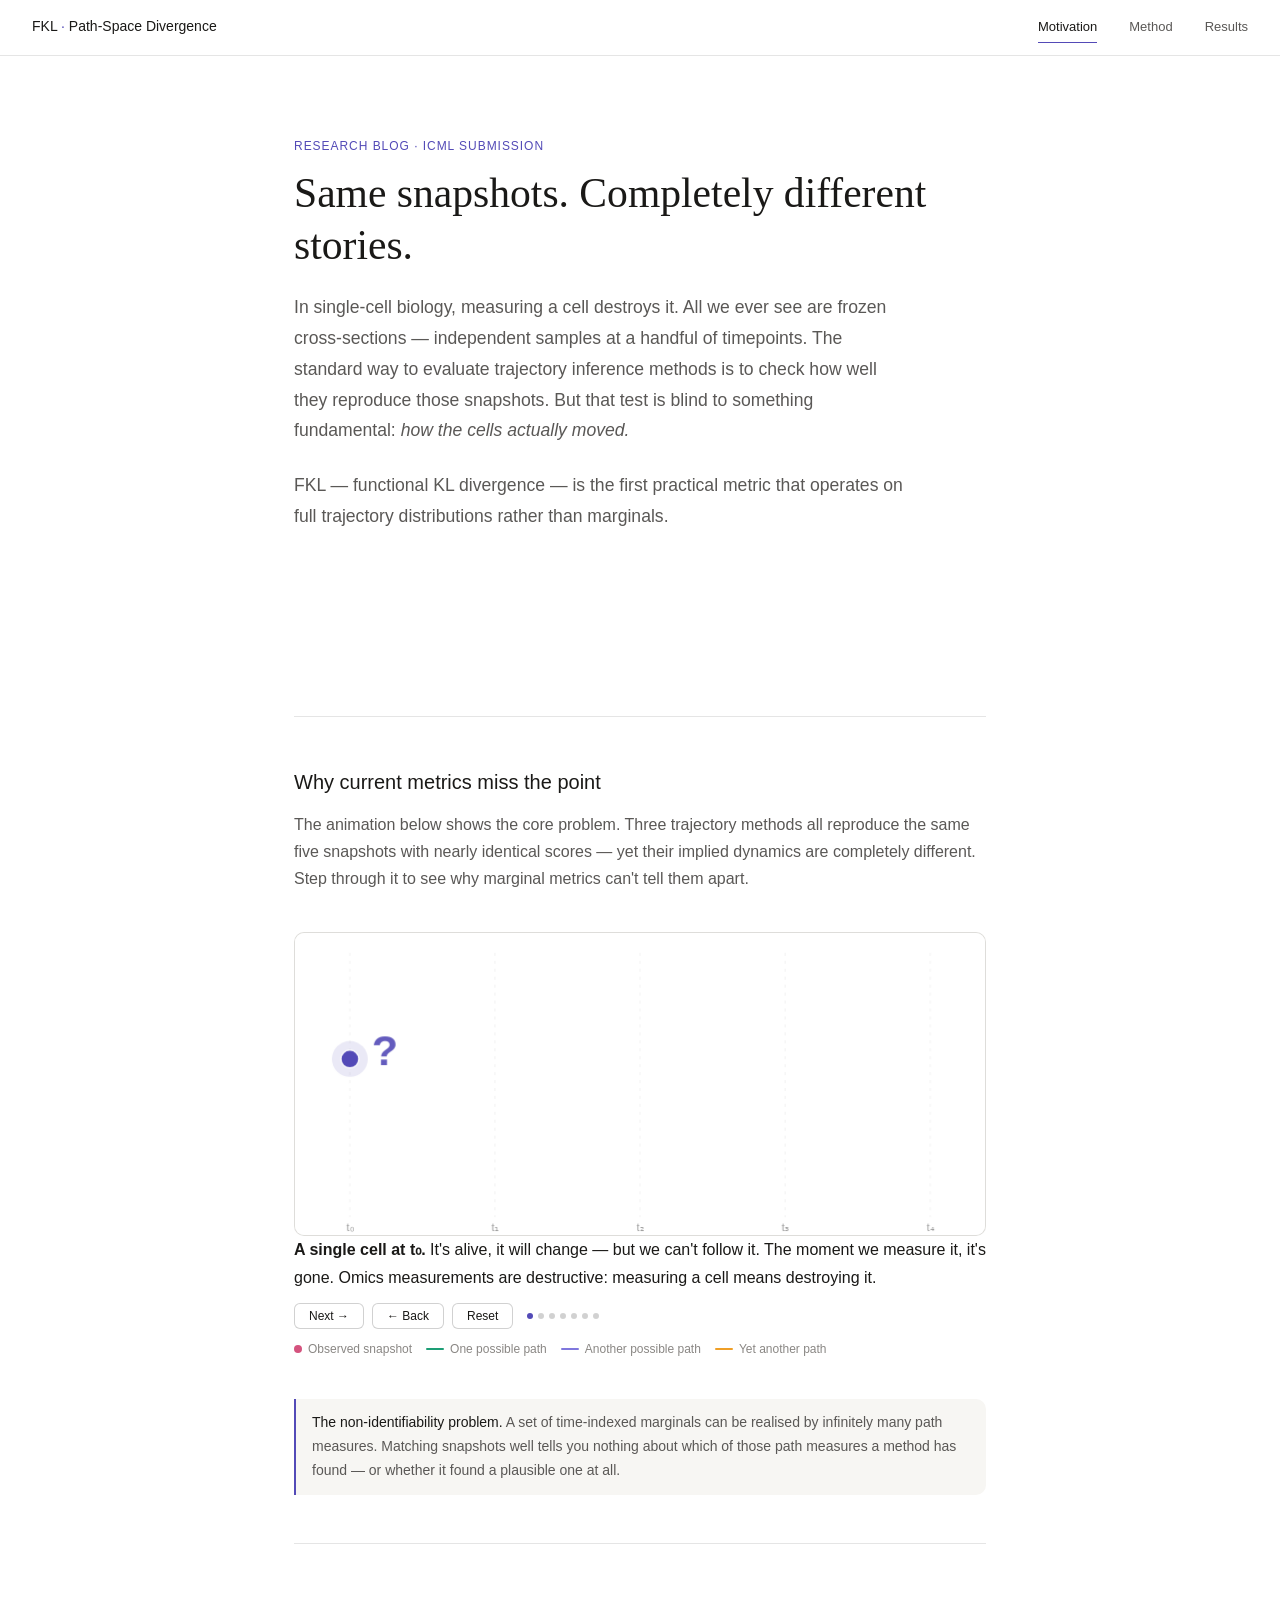
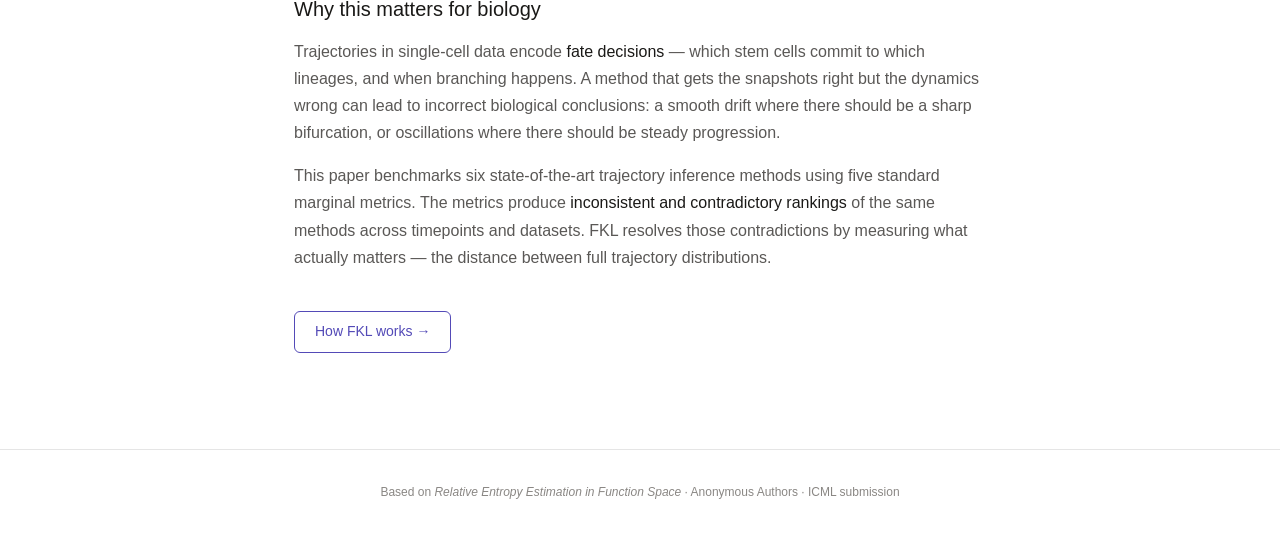
<file: index.html>
<!DOCTYPE html>
<html lang="en">
<head>
  <meta charset="UTF-8" />
  <meta name="viewport" content="width=device-width, initial-scale=1.0" />
  <title>FKL — Measuring Trajectory Inference</title>
  <link rel="stylesheet" href="style.css" />
</head>
<body>

<nav>
  <a class="nav-brand" href="index.html">FKL <span>·</span> Path-Space Divergence</a>
  <a href="index.html" class="active">Motivation</a>
  <a href="method.html">Method</a>
  <a href="results.html">Results</a>
</nav>

<div class="hero">
  <div class="kicker">Research blog · ICML submission</div>
  <h1>Same snapshots. Completely different stories.</h1>
  <p class="lead">
    In single-cell biology, measuring a cell destroys it. All we ever see are
    frozen cross-sections — independent samples at a handful of timepoints.
    The standard way to evaluate trajectory inference methods is to check how
    well they reproduce those snapshots. But that test is blind to something
    fundamental: <em>how the cells actually moved.</em>
  </p>
  <p class="lead">
    FKL — functional KL divergence — is the first practical metric that
    operates on full trajectory distributions rather than marginals.
  </p>
</div>

<div class="page">

  <hr class="divider" />

  <h2>Why current metrics miss the point</h2>
  <p>
    The animation below shows the core problem. Three trajectory methods all
    reproduce the same five snapshots with nearly identical scores —
    yet their implied dynamics are completely different.
    Step through it to see why marginal metrics can't tell them apart.
  </p>

  <!-- ═══ ANIMATION ═══ -->
  <div class="anim-section">
    <div class="stage">
      <canvas id="cv" height="300"></canvas>
      <div class="caption" id="cap">Press <strong>Next</strong> to begin.</div>
    </div>

    <div class="controls" style="margin-top:12px;">
      <button class="btn primary" id="btn-next">Next →</button>
      <button class="btn" id="btn-back">← Back</button>
      <button class="btn" id="btn-reset">Reset</button>
      <div class="progress" id="pips"></div>
    </div>

    <div class="legend" style="margin-top:10px;">
      <div class="leg"><div class="ldot" style="background:#D4537E;"></div> Observed snapshot</div>
      <div class="leg"><div class="leg-line" style="background:#1D9E75;"></div> One possible path</div>
      <div class="leg"><div class="leg-line" style="background:#7F77DD;"></div> Another possible path</div>
      <div class="leg"><div class="leg-line" style="background:#EF9F27;"></div> Yet another path</div>
    </div>
  </div>

  <div class="callout">
    <strong>The non-identifiability problem.</strong> A set of time-indexed marginals
    can be realised by infinitely many path measures. Matching snapshots well
    tells you nothing about which of those path measures a method has found —
    or whether it found a plausible one at all.
  </div>

  <hr class="divider" />

  <h2>Why this matters for biology</h2>
  <p>
    Trajectories in single-cell data encode <strong>fate decisions</strong> —
    which stem cells commit to which lineages, and when branching happens.
    A method that gets the snapshots right but the dynamics wrong can lead to
    incorrect biological conclusions: a smooth drift where there should be
    a sharp bifurcation, or oscillations where there should be steady progression.
  </p>
  <p>
    This paper benchmarks six state-of-the-art trajectory inference methods
    using five standard marginal metrics. The metrics produce
    <strong>inconsistent and contradictory rankings</strong> of the same methods
    across timepoints and datasets. FKL resolves those contradictions by
    measuring what actually matters — the distance between full trajectory distributions.
  </p>

  <div style="margin-top:2.5rem;">
    <a href="method.html" style="
      display:inline-block; font-size:14px; font-weight:500;
      color:var(--accent); border:0.5px solid var(--accent);
      padding:8px 20px; border-radius:6px; text-decoration:none;">
      How FKL works →
    </a>
  </div>

</div>

<footer>
  Based on <em>Relative Entropy Estimation in Function Space</em> · Anonymous Authors · ICML submission
</footer>

<script>
(function(){
const cv = document.getElementById('cv');
const ctx = cv.getContext('2d');
const capEl = document.getElementById('cap');
const pipWrap = document.getElementById('pips');

const dark = () => window.matchMedia('(prefers-color-scheme:dark)').matches;
const tc  = () => dark() ? 'rgba(255,255,255,0.45)' : 'rgba(0,0,0,0.38)';
const tc2 = () => dark() ? 'rgba(255,255,255,0.15)' : 'rgba(0,0,0,0.10)';
const bgc = () => dark() ? '#1e1d1b' : '#ffffff';
const accentC = () => dark() ? '#AFA9EC' : '#534AB7';

let W, H, PAD;
function setup(){
  W = cv.parentElement.clientWidth;
  H = Math.round(W * 0.44);
  cv.width = W; cv.height = H; cv.style.height = H + 'px';
  PAD = Math.round(W * 0.08);
}

const SNAP_T = [0, 0.25, 0.5, 0.75, 1.0];
function spine(t){ return 0.5 + 0.28*Math.sin(t*Math.PI*1.1 - 0.3); }
function snapPt(t){ return { x: PAD + t*(W-2*PAD), y: H*spine(t) }; }

const PATHS = [
  { col:'#1D9E75', dash:[], label:'Path 1',
    fn:(t)=>{ return spine(t) + 0.15 * Math.sin(t * 4 * Math.PI); }},
  { col:'#7F77DD', dash:[], label:'Path 2',
    fn:(t)=>{ return spine(t) - 0.12 * Math.sin(t * 4 * Math.PI); }},
  { col:'#EF9F27', dash:[6,3], label:'Path 3',
    fn:(t)=>{ return spine(t) - 0.20 * Math.sin(t * 4 * Math.PI) * Math.cos(t * 2 * Math.PI); }},
];

function drawPath(p, alpha){
  ctx.save(); ctx.beginPath();
  ctx.strokeStyle=p.col; ctx.lineWidth=2; ctx.globalAlpha=alpha; ctx.setLineDash(p.dash);
  for(let i=0;i<=120;i++){
    const t=i/120, x=PAD+t*(W-2*PAD), y=H*p.fn(t);
    i===0?ctx.moveTo(x,y):ctx.lineTo(x,y);
  }
  ctx.stroke(); ctx.setLineDash([]); ctx.restore();
}

function drawSnap(t,pulse){
  const {x,y}=snapPt(t);
  if(pulse){ ctx.save(); ctx.beginPath(); ctx.arc(x,y,15,0,Math.PI*2); ctx.fillStyle='rgba(212,83,126,0.15)'; ctx.fill(); ctx.restore(); }
  ctx.save(); ctx.beginPath(); ctx.arc(x,y,7,0,Math.PI*2); ctx.fillStyle='#D4537E'; ctx.fill();
  ctx.strokeStyle=dark()?'rgba(255,255,255,0.25)':'rgba(255,255,255,0.9)'; ctx.lineWidth=1.5; ctx.stroke(); ctx.restore();
}

function drawGrid(){
  SNAP_T.forEach((t,i)=>{
    const x=PAD+t*(W-2*PAD);
    ctx.save(); ctx.strokeStyle=tc2(); ctx.lineWidth=0.5; ctx.setLineDash([3,5]);
    ctx.beginPath(); ctx.moveTo(x,20); ctx.lineTo(x,H-18); ctx.stroke(); ctx.setLineDash([]);
    ctx.font='11px -apple-system,sans-serif'; ctx.fillStyle=tc(); ctx.textAlign='center';
    ctx.fillText(['t₀','t₁','t₂','t₃','t₄'][i],x,H-4); ctx.restore();
  });
}

function drawSingleCell(){
  const {x,y}=snapPt(0);
  ctx.save(); ctx.beginPath(); ctx.arc(x,y,18,0,Math.PI*2); ctx.fillStyle='rgba(83,74,183,0.12)'; ctx.fill();
  ctx.beginPath(); ctx.arc(x,y,9,0,Math.PI*2); ctx.fillStyle=accentC(); ctx.fill();
  ctx.strokeStyle=dark()?'rgba(255,255,255,0.3)':'rgba(255,255,255,0.9)'; ctx.lineWidth=1.5; ctx.stroke();
  ctx.font=`bold ${Math.round(H*0.14)}px -apple-system,sans-serif`; ctx.fillStyle=accentC(); ctx.globalAlpha=0.9; ctx.textAlign='left';
  ctx.fillText('?',x+22,y+6); ctx.restore();
}

function roundRect(cx,x,y,w,h,r){
  cx.beginPath(); cx.moveTo(x+r,y); cx.lineTo(x+w-r,y); cx.quadraticCurveTo(x+w,y,x+w,y+r);
  cx.lineTo(x+w,y+h-r); cx.quadraticCurveTo(x+w,y+h,x+w-r,y+h);
  cx.lineTo(x+r,y+h); cx.quadraticCurveTo(x,y+h,x,y+h-r);
  cx.lineTo(x,y+r); cx.quadraticCurveTo(x,y,x+r,y); cx.closePath();
}

const SCENES = [
  {
    cap:`<strong>A single cell at t₀.</strong> It's alive, it will change — but we can't follow it. The moment we measure it, it's gone. Omics measurements are destructive: measuring a cell means destroying it.`,
    draw(){ ctx.clearRect(0,0,W,H); ctx.fillStyle=bgc(); ctx.fillRect(0,0,W,H); drawGrid(); drawSingleCell(); }
  },
  {
    cap:`<strong>Which path did it take?</strong> The cell will move through gene-expression space — but without continuous tracking, we have no idea which trajectory it followed.`,
    draw(){
      ctx.clearRect(0,0,W,H); ctx.fillStyle=bgc(); ctx.fillRect(0,0,W,H); drawGrid();
      PATHS.forEach(p=>drawPath(p,0.15)); drawSingleCell();
    }
  },
  {
    cap:`<strong>We take a snapshot at t₁.</strong> We sacrifice a fresh batch of cells and measure where they are — one frozen moment. This constrains the trajectory somewhat, but only at that instant.`,
    draw(){
      ctx.clearRect(0,0,W,H); ctx.fillStyle=bgc(); ctx.fillRect(0,0,W,H); drawGrid();
      drawSingleCell(); drawSnap(0.25,true);
      ctx.save(); ctx.font='11px -apple-system,sans-serif'; ctx.fillStyle='#D4537E'; ctx.textAlign='center';
      ctx.fillText('n=100 cells',PAD+0.25*(W-2*PAD),H*spine(0.25)-20); ctx.restore();
    }
  },
  {
    cap:`Does one snapshot constrain the path? Somewhat — but <strong>many different trajectories still pass through that same point.</strong> The snapshot tells us where; it doesn't tell us how.`,
    draw(){
      ctx.clearRect(0,0,W,H); ctx.fillStyle=bgc(); ctx.fillRect(0,0,W,H); drawGrid();
      PATHS.forEach(p=>{ ctx.save(); ctx.beginPath(); ctx.rect(0,0,PAD+0.27*(W-2*PAD),H); ctx.clip(); drawPath(p,0.55); ctx.restore(); });
      drawSingleCell(); drawSnap(0.25);
    }
  },
  {
    cap:`<strong>More snapshots at t₂ and t₃.</strong> Each new timepoint costs more cells. Each one narrows things down — but only at that instant. What happens <em>between</em> snapshots remains invisible.`,
    draw(){
      ctx.clearRect(0,0,W,H); ctx.fillStyle=bgc(); ctx.fillRect(0,0,W,H); drawGrid();
      PATHS.forEach(p=>{ ctx.save(); ctx.beginPath(); ctx.rect(0,0,PAD+0.77*(W-2*PAD),H); ctx.clip(); drawPath(p,0.55); ctx.restore(); });
      drawSingleCell(); [0.25,0.5,0.75].forEach(t=>drawSnap(t));
    }
  },
  {
    cap:`<strong>Even with all five snapshots, the path is still ambiguous.</strong> Every coloured line passes through every pink dot — yet they describe completely different dynamics. This is called non-identifiability: the marginals don't determine the path measure.`,
    draw(){
      ctx.clearRect(0,0,W,H); ctx.fillStyle=bgc(); ctx.fillRect(0,0,W,H); drawGrid();
      PATHS.forEach(p=>drawPath(p,0.7)); SNAP_T.forEach(t=>drawSnap(t)); drawSingleCell();
      PATHS.forEach((p,i)=>{
        const t=0.5, x=PAD+t*(W-2*PAD), y=H*p.fn(t)+[-22,18,-22][i];
        ctx.save(); ctx.font='500 11px -apple-system,sans-serif'; ctx.fillStyle=p.col; ctx.textAlign='center'; ctx.fillText(p.label,x,y); ctx.restore();
      });
    }
  },
  {
    cap:`<strong>Marginal metrics score all three paths identically.</strong> They check "do simulated cells land near the pink dots?" — not how they got there. This is why path-space evaluation matters. FKL measures the distance between the full distributions over trajectories.`,
    draw(){
      ctx.clearRect(0,0,W,H); ctx.fillStyle=bgc(); ctx.fillRect(0,0,W,H); drawGrid();
      PATHS.forEach(p=>drawPath(p,0.7)); SNAP_T.forEach(t=>drawSnap(t)); drawSingleCell();
      const bw=Math.round(W*0.38), bh=54, bx=W-PAD-10, by=28;
      ctx.save(); ctx.fillStyle=dark()?'rgba(30,29,27,0.92)':'rgba(247,246,243,0.95)';
      ctx.strokeStyle=dark()?'rgba(255,255,255,0.12)':'rgba(0,0,0,0.10)'; ctx.lineWidth=0.5;
      roundRect(ctx,bx-bw,by,bw,bh,8); ctx.fill(); ctx.stroke();
      ctx.font='11px -apple-system,sans-serif'; ctx.fillStyle=tc(); ctx.textAlign='center';
      ctx.fillText('Marginal W₂ score — all methods',bx-bw/2,by+17);
      ctx.font='500 12px -apple-system,sans-serif';
      [[PATHS[0].col,'1: 0.18'],[PATHS[1].col,'2: 0.17'],[PATHS[2].col,'3: 0.18']].forEach(([col,lbl],i)=>{
        ctx.fillStyle=col; ctx.fillText(lbl,bx-bw*(0.75-i*0.25),by+38);
      });
      ctx.restore();
    }
  },
];

const N=SCENES.length;
let step=0;
for(let i=0;i<N;i++){const d=document.createElement('div');d.className='pip';d.id='pip'+i;pipWrap.appendChild(d);}

function goTo(s){
  step=Math.max(0,Math.min(N-1,s));
  SCENES[step].draw();
  capEl.innerHTML=SCENES[step].cap;
  for(let i=0;i<N;i++) document.getElementById('pip'+i).classList.toggle('done',i<=step);
  document.getElementById('btn-back').disabled=step===0;
  document.getElementById('btn-next').textContent=step===N-1?'↺ Replay':'Next →';
}

document.getElementById('btn-next').addEventListener('click',()=>goTo(step===N-1?0:step+1));
document.getElementById('btn-back').addEventListener('click',()=>goTo(step-1));
document.getElementById('btn-reset').addEventListener('click',()=>goTo(0));
window.addEventListener('resize',()=>{setup();goTo(step);});
window.matchMedia('(prefers-color-scheme:dark)').addEventListener('change',()=>goTo(step));
setup(); goTo(0);
})();
</script>

</body>
</html>
</file>
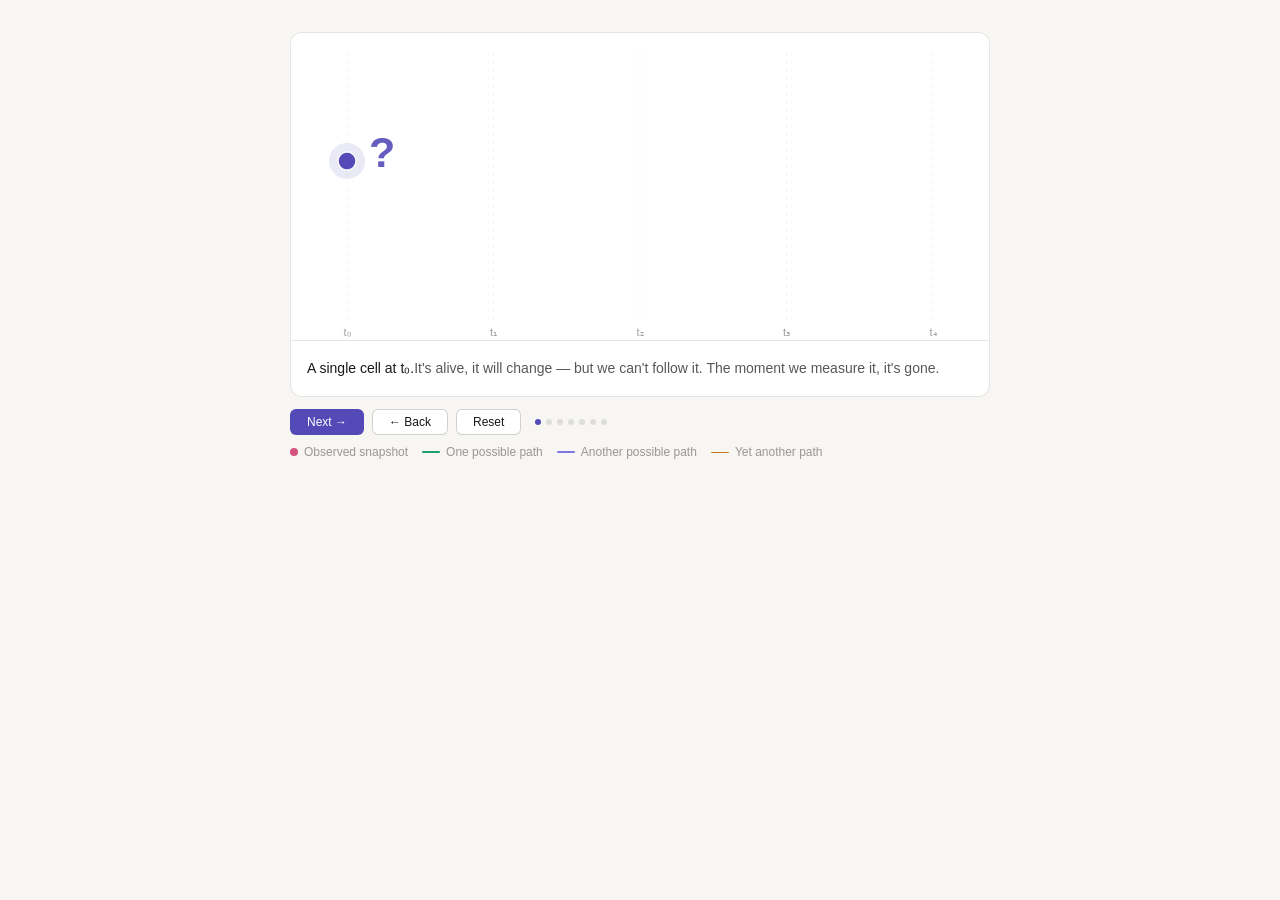
<file: motivation-anim.html>
<!DOCTYPE html>
<html lang="en">
<head>
<meta charset="UTF-8"/>
<meta name="viewport" content="width=device-width,initial-scale=1.0"/>
<title>Animation preview</title>
<style>
*{box-sizing:border-box;margin:0;padding:0}
:root{
  --bg:#f7f6f3;--bg2:#ffffff;--text:#1a1917;--text2:#5a5856;--text3:#9a9794;
  --border:rgba(0,0,0,0.10);--accent:#534AB7;--green:#1D9E75;--pink:#D4537E;
  --sans:-apple-system,BlinkMacSystemFont,"Segoe UI",sans-serif;
}
@media(prefers-color-scheme:dark){:root{
  --bg:#141412;--bg2:#1e1d1b;--text:#f0ede8;--text2:#a8a49f;--text3:#6a6762;
  --border:rgba(255,255,255,0.10);--accent:#AFA9EC;--green:#5DCAA5;--pink:#ED93B1;
}}
body{font-family:var(--sans);background:var(--bg);color:var(--text);padding:2rem 1rem;}
.wrap{max-width:700px;margin:0 auto;}
.stage{position:relative;border-radius:12px;border:0.5px solid var(--border);background:var(--bg2);overflow:hidden;}
canvas{display:block;width:100%;}
.caption{
  min-height:56px;padding:12px 16px;
  border-top:0.5px solid var(--border);
  font-size:14px;line-height:1.6;color:var(--text2);
  display:flex;align-items:center;
}
.caption strong{color:var(--text);font-weight:500;}
.controls{display:flex;gap:8px;align-items:center;margin-top:12px;flex-wrap:wrap;}
.btn{
  font-size:12px;font-family:var(--sans);
  padding:5px 16px;border-radius:6px;
  border:0.5px solid rgba(0,0,0,0.18);
  background:var(--bg2);color:var(--text);cursor:pointer;
}
@media(prefers-color-scheme:dark){.btn{border-color:rgba(255,255,255,0.18);}}
.btn:hover{background:var(--bg);}
.btn.primary{background:var(--accent);color:#fff;border-color:transparent;}
.btn.primary:hover{opacity:0.88;}
.progress{display:flex;gap:5px;align-items:center;margin-left:6px;}
.pip{width:6px;height:6px;border-radius:50%;background:var(--border);transition:background .3s;}
.pip.done{background:var(--accent);}
.legend{display:flex;gap:14px;flex-wrap:wrap;margin-top:10px;}
.leg{display:flex;align-items:center;gap:6px;font-size:12px;color:var(--text3);}
.lline{width:18px;height:2px;border-radius:1px;}
.ldot{width:8px;height:8px;border-radius:50%;}
</style>
</head>
<body>
<div class="wrap">

<div class="stage">
  <canvas id="cv" height="300"></canvas>
  <div class="caption" id="cap">
    <span>Press <strong>Next</strong> to begin.</span>
  </div>
</div>

<div class="controls">
  <button class="btn primary" id="btn-next">Next →</button>
  <button class="btn" id="btn-back">← Back</button>
  <button class="btn" id="btn-reset">Reset</button>
  <div class="progress" id="pips"></div>
</div>

<div class="legend">
  <div class="leg"><div class="ldot" style="background:#D4537E;"></div> Observed snapshot</div>
  <div class="leg"><div class="lline" style="background:#1D9E75;"></div> One possible path</div>
  <div class="leg"><div class="lline" style="background:#7F77DD;"></div> Another possible path</div>
  <div class="leg"><div class="lline" style="background:#EF9F27;border-top:1.5px dashed #BA7517;height:0;"></div> Yet another path</div>
</div>

</div>

<script>
(function(){
const cv = document.getElementById('cv');
const ctx = cv.getContext('2d');
const capEl = document.getElementById('cap');
const pipWrap = document.getElementById('pips');

const dark = () => window.matchMedia('(prefers-color-scheme:dark)').matches;
const tc  = () => dark() ? 'rgba(255,255,255,0.45)' : 'rgba(0,0,0,0.38)';
const tc2 = () => dark() ? 'rgba(255,255,255,0.15)' : 'rgba(0,0,0,0.10)';
const bgc = () => dark() ? '#1e1d1b' : '#ffffff';
const accentC = () => dark() ? '#AFA9EC' : '#534AB7';

/* ── geometry ── */
let W, H, PAD;
function setup(){
  W = cv.parentElement.clientWidth;
  H = Math.round(W * 0.44);
  cv.width = W; cv.height = H; cv.style.height = H + 'px';
  PAD = Math.round(W * 0.08);
}

const SNAP_T = [0, 0.25, 0.5, 0.75, 1.0];

/* a smooth S-ish base spine all paths pass through at snapshot times */
function spine(t){ return 0.5 + 0.28*Math.sin(t*Math.PI*1.1 - 0.3); }

function snapPt(t){
  return { x: PAD + t*(W-2*PAD), y: H*spine(t) };
}

/* path family — each path is defined by a "character" shaping its between-snapshot detour */
const PATHS = [
  { col:'#1D9E75', dash:[], label:'Path 1',
    fn:(t,i)=>{
      const base = spine(t);
      return base - 0.18*Math.sin(t*Math.PI)*Math.sin(t*Math.PI*2);
    }},
  { col:'#7F77DD', dash:[], label:'Path 2',
    fn:(t,i)=>{
      const base = spine(t);
      return base + 0.20*Math.sin(t*Math.PI)*Math.cos(t*Math.PI*1.5+0.8);
    }},
  { col:'#EF9F27', dash:[6,3], label:'Path 3',
    fn:(t,i)=>{
      const base = spine(t);
      const detour = 0.25*(t<0.5 ? Math.sin(t*Math.PI*2) : -Math.sin((t-0.5)*Math.PI*2));
      return base + detour;
    }},
];

function drawPath(p, alpha=1){
  ctx.save();
  ctx.beginPath();
  ctx.strokeStyle = p.col;
  ctx.lineWidth = 2;
  ctx.globalAlpha = alpha;
  ctx.setLineDash(p.dash);
  const steps = 120;
  for(let i=0;i<=steps;i++){
    const t = i/steps;
    const x = PAD + t*(W-2*PAD);
    const y = H * p.fn(t);
    i===0 ? ctx.moveTo(x,y) : ctx.lineTo(x,y);
  }
  ctx.stroke();
  ctx.setLineDash([]);
  ctx.restore();
}

function drawSnap(t, pulse=false){
  const {x,y} = snapPt(t);
  if(pulse){
    ctx.save();
    ctx.beginPath();
    ctx.arc(x,y,15,0,Math.PI*2);
    ctx.fillStyle = 'rgba(212,83,126,0.15)';
    ctx.fill();
    ctx.restore();
  }
  ctx.save();
  ctx.beginPath();
  ctx.arc(x,y,7,0,Math.PI*2);
  ctx.fillStyle = '#D4537E';
  ctx.fill();
  ctx.strokeStyle = dark()?'rgba(255,255,255,0.25)':'rgba(255,255,255,0.9)';
  ctx.lineWidth = 1.5;
  ctx.stroke();
  ctx.restore();
}

function drawLabel(text, x, y, col){
  ctx.save();
  ctx.font = `11px -apple-system,sans-serif`;
  ctx.fillStyle = col||tc();
  ctx.textAlign = 'center';
  ctx.fillText(text, x, y);
  ctx.restore();
}

function drawGrid(){
  SNAP_T.forEach((t,i)=>{
    const x = PAD + t*(W-2*PAD);
    ctx.save();
    ctx.strokeStyle = tc2();
    ctx.lineWidth = 0.5;
    ctx.setLineDash([3,5]);
    ctx.beginPath();
    ctx.moveTo(x,20); ctx.lineTo(x,H-18);
    ctx.stroke();
    ctx.setLineDash([]);
    ctx.font=`11px -apple-system,sans-serif`;
    ctx.fillStyle=tc();
    ctx.textAlign='center';
    ctx.fillText(['t₀','t₁','t₂','t₃','t₄'][i], x, H-4);
    ctx.restore();
  });
}

function drawSingleCell(){
  const {x,y} = snapPt(0);
  ctx.save();
  // glow
  ctx.beginPath();
  ctx.arc(x,y,18,0,Math.PI*2);
  ctx.fillStyle='rgba(83,74,183,0.12)';
  ctx.fill();
  // cell
  ctx.beginPath();
  ctx.arc(x,y,9,0,Math.PI*2);
  ctx.fillStyle=accentC();
  ctx.fill();
  ctx.strokeStyle=dark()?'rgba(255,255,255,0.3)':'rgba(255,255,255,0.9)';
  ctx.lineWidth=1.5;
  ctx.stroke();
  // question mark to its right
  ctx.font=`bold ${Math.round(H*0.14)}px -apple-system,sans-serif`;
  ctx.fillStyle=accentC();
  ctx.globalAlpha=0.9;
  ctx.textAlign='left';
  ctx.fillText('?', x+22, y+6);
  ctx.restore();
}

function drawQuestionArrow(){
  // faint dashed arrow going right from the cell
  const {x,y} = snapPt(0);
  const ex = PAD + 0.6*(W-2*PAD);
  ctx.save();
  ctx.strokeStyle = dark()?'rgba(255,255,255,0.18)':'rgba(0,0,0,0.14)';
  ctx.lineWidth=1.5;
  ctx.setLineDash([5,4]);
  ctx.beginPath();
  ctx.moveTo(x+14,y);
  ctx.lineTo(ex,y);
  ctx.stroke();
  ctx.setLineDash([]);
  // arrowhead
  ctx.beginPath();
  ctx.fillStyle=dark()?'rgba(255,255,255,0.18)':'rgba(0,0,0,0.14)';
  ctx.moveTo(ex+10,y);
  ctx.lineTo(ex,y-5);
  ctx.lineTo(ex,y+5);
  ctx.fill();
  ctx.restore();
}

/* ── SCENES ── */
const SCENES = [
  {
    cap:`<strong>A single cell at t₀.</strong> It's alive, it will change — but we can't follow it. The moment we measure it, it's gone.`,
    draw(){
      ctx.clearRect(0,0,W,H);
      ctx.fillStyle=bgc(); ctx.fillRect(0,0,W,H);
      drawGrid();
      drawSingleCell();
    }
  },
  {
    cap:`<strong>Which path did it take?</strong> The cell could have gone anywhere. Without continuous tracking, we simply don't know.`,
    draw(){
      ctx.clearRect(0,0,W,H);
      ctx.fillStyle=bgc(); ctx.fillRect(0,0,W,H);
      drawGrid();
      drawQuestionArrow();
      // faint all-paths overlay
      PATHS.forEach(p=>drawPath(p, 0.15));
      drawSingleCell();
    }
  },
  {
    cap:`<strong>We take a snapshot at t₁.</strong> We sacrifice a fresh batch of cells and measure where they are — one moment frozen in time.`,
    draw(){
      ctx.clearRect(0,0,W,H);
      ctx.fillStyle=bgc(); ctx.fillRect(0,0,W,H);
      drawGrid();
      drawSingleCell();
      drawSnap(0.25, true);
      drawLabel('n=100 cells', PAD+0.25*(W-2*PAD), H*spine(0.25)-20, '#D4537E');
    }
  },
  {
    cap:`Does this constrain the path? Somewhat — but <strong>many different trajectories still pass through that same point.</strong>`,
    draw(){
      ctx.clearRect(0,0,W,H);
      ctx.fillStyle=bgc(); ctx.fillRect(0,0,W,H);
      drawGrid();
      // clip paths to first segment only
      PATHS.forEach(p=>{
        ctx.save();
        ctx.beginPath();
        ctx.rect(0,0, PAD+0.27*(W-2*PAD), H);
        ctx.clip();
        drawPath(p, 0.55);
        ctx.restore();
      });
      drawSingleCell();
      drawSnap(0.25);
    }
  },
  {
    cap:`<strong>More snapshots at t₂ and t₃.</strong> Each new timepoint costs more cells. Each snapshot narrows things — a little.`,
    draw(){
      ctx.clearRect(0,0,W,H);
      ctx.fillStyle=bgc(); ctx.fillRect(0,0,W,H);
      drawGrid();
      PATHS.forEach(p=>{
        ctx.save();
        ctx.beginPath();
        ctx.rect(0,0, PAD+0.77*(W-2*PAD), H);
        ctx.clip();
        drawPath(p, 0.55);
        ctx.restore();
      });
      drawSingleCell();
      [0.25,0.5,0.75].forEach(t=>drawSnap(t));
    }
  },
  {
    cap:`<strong>Even with all five snapshots, the path is still ambiguous.</strong> Every coloured line passes through every pink dot — yet they describe completely different dynamics.`,
    draw(){
      ctx.clearRect(0,0,W,H);
      ctx.fillStyle=bgc(); ctx.fillRect(0,0,W,H);
      drawGrid();
      PATHS.forEach(p=>drawPath(p, 0.7));
      SNAP_T.forEach(t=>drawSnap(t));
      drawSingleCell();
      // label each path at its midpoint
      PATHS.forEach((p,i)=>{
        const t=0.5;
        const x = PAD+t*(W-2*PAD);
        const y = H*p.fn(t);
        const offY = [-22,18,-22][i];
        drawLabel(p.label, x, y+offY, p.col);
      });
    }
  },
  {
    cap:`<strong>Marginal metrics score all three paths identically.</strong> They only check "do simulated cells land near the pink dots?" — not how they got there. This is why path-space evaluation matters.`,
    draw(){
      ctx.clearRect(0,0,W,H);
      ctx.fillStyle=bgc(); ctx.fillRect(0,0,W,H);
      drawGrid();
      PATHS.forEach(p=>drawPath(p, 0.7));
      SNAP_T.forEach(t=>drawSnap(t));
      drawSingleCell();
      // score badge
      const bx=W-PAD-10, by=34;
      const bw=Math.round(W*0.30), bh=54;
      ctx.save();
      ctx.fillStyle=dark()?'rgba(30,29,27,0.92)':'rgba(247,246,243,0.95)';
      ctx.strokeStyle=dark()?'rgba(255,255,255,0.12)':'rgba(0,0,0,0.10)';
      ctx.lineWidth=0.5;
      roundRect(ctx, bx-bw, by, bw, bh, 8);
      ctx.fill(); ctx.stroke();
      ctx.font=`11px -apple-system,sans-serif`;
      ctx.fillStyle=tc();
      ctx.textAlign='center';
      ctx.fillText('Marginal W₂ score', bx-bw/2, by+17);
      ctx.font=`500 15px -apple-system,sans-serif`;
      ctx.fillStyle=dark()?'#5DCAA5':'#1D9E75';
      ctx.fillText('Path 1: 0.18   Path 2: 0.17   Path 3: 0.18', bx-bw/2, by+38);
      ctx.restore();
    }
  },
];

function roundRect(ctx,x,y,w,h,r){
  ctx.beginPath();
  ctx.moveTo(x+r,y);
  ctx.lineTo(x+w-r,y);
  ctx.quadraticCurveTo(x+w,y,x+w,y+r);
  ctx.lineTo(x+w,y+h-r);
  ctx.quadraticCurveTo(x+w,y+h,x+w-r,y+h);
  ctx.lineTo(x+r,y+h);
  ctx.quadraticCurveTo(x,y+h,x,y+h-r);
  ctx.lineTo(x,y+r);
  ctx.quadraticCurveTo(x,y,x+r,y);
  ctx.closePath();
}

/* ── state machine ── */
let step = -1;
const N = SCENES.length;

// build pips
for(let i=0;i<N;i++){
  const d=document.createElement('div');
  d.className='pip'; d.id='pip'+i;
  pipWrap.appendChild(d);
}

function goTo(s){
  step = Math.max(0, Math.min(N-1, s));
  const scene = SCENES[step];
  scene.draw();
  capEl.innerHTML = scene.cap;
  for(let i=0;i<N;i++)
    document.getElementById('pip'+i).classList.toggle('done', i<=step);
  document.getElementById('btn-back').disabled = step===0;
  document.getElementById('btn-next').textContent = step===N-1 ? '↺ Replay' : 'Next →';
}

document.getElementById('btn-next').addEventListener('click',()=>{
  if(step===N-1) goTo(0); else goTo(step+1);
});
document.getElementById('btn-back').addEventListener('click',()=>goTo(step-1));
document.getElementById('btn-reset').addEventListener('click',()=>goTo(0));

window.addEventListener('resize',()=>{ setup(); goTo(step<0?0:step); });
setup();
goTo(0);

window.matchMedia('(prefers-color-scheme:dark)').addEventListener('change',()=>goTo(step<0?0:step));
})();
</script>
</body>
</html>
</file>
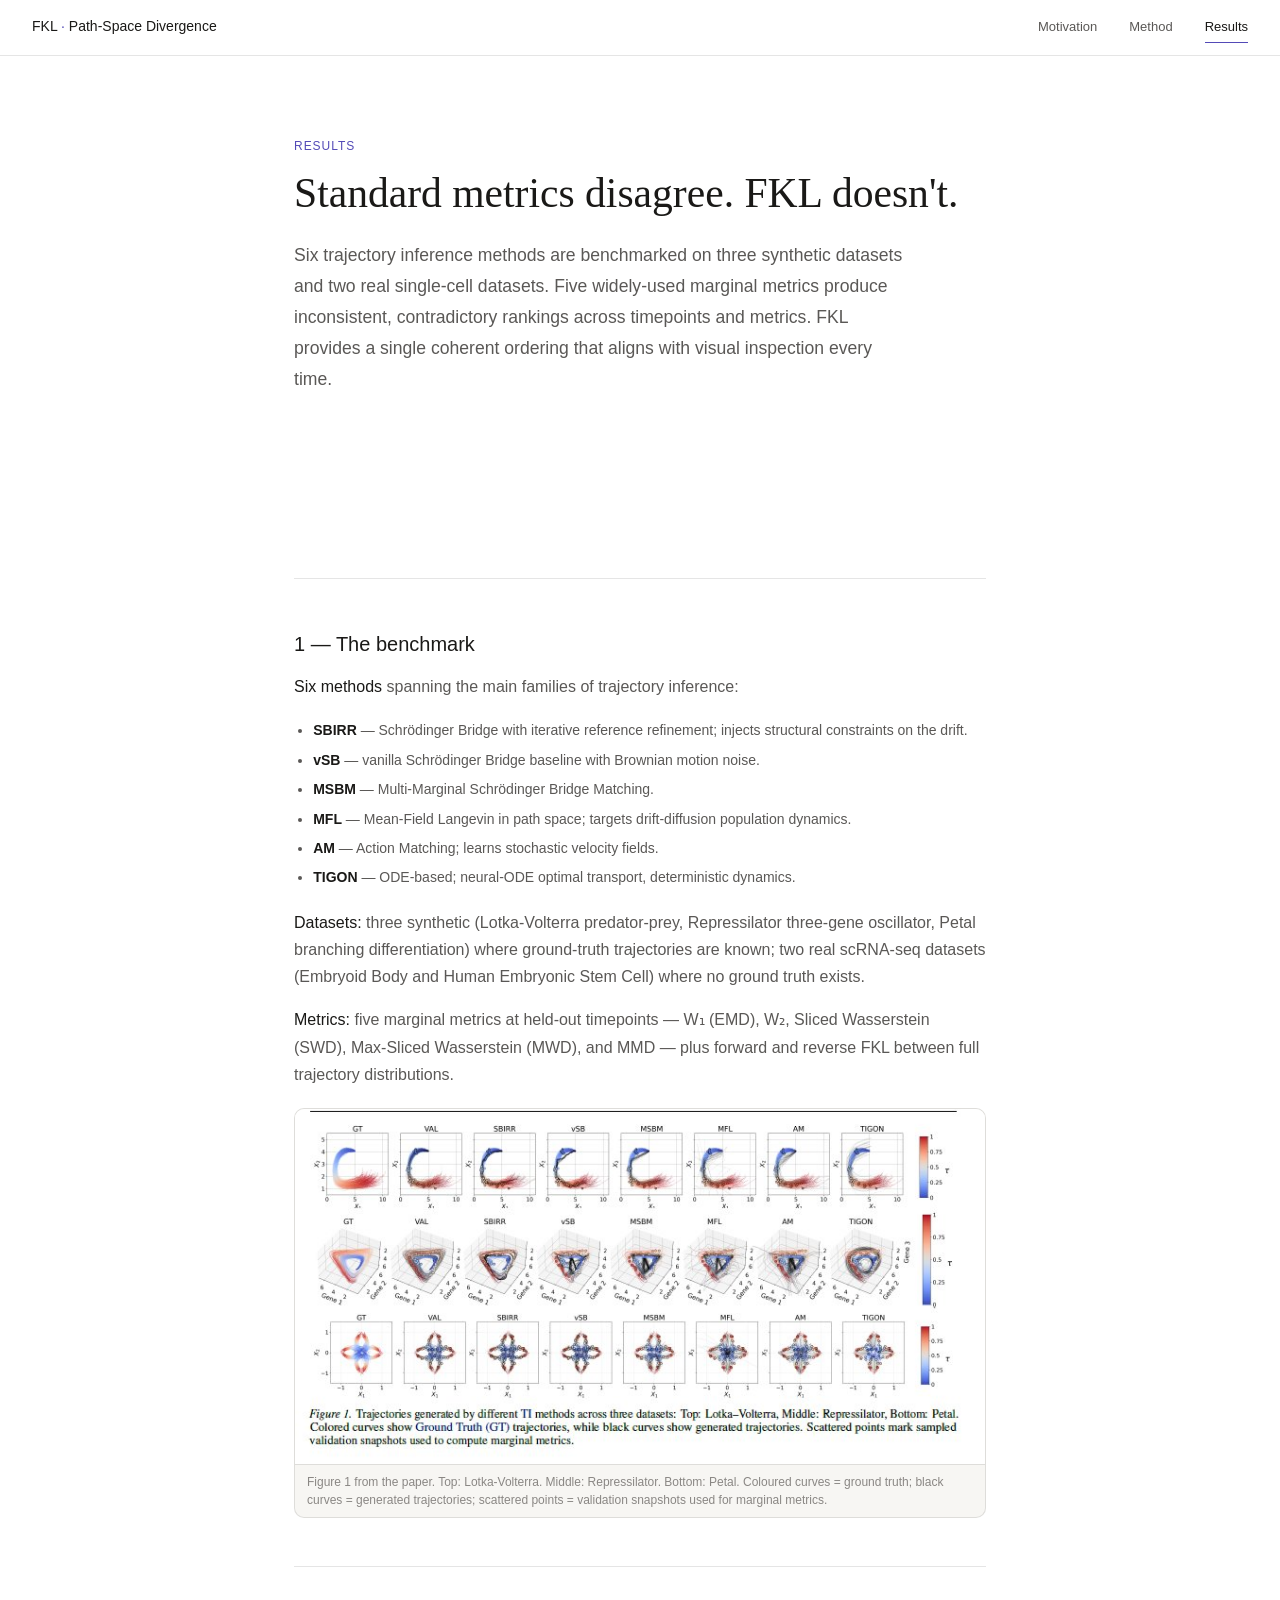
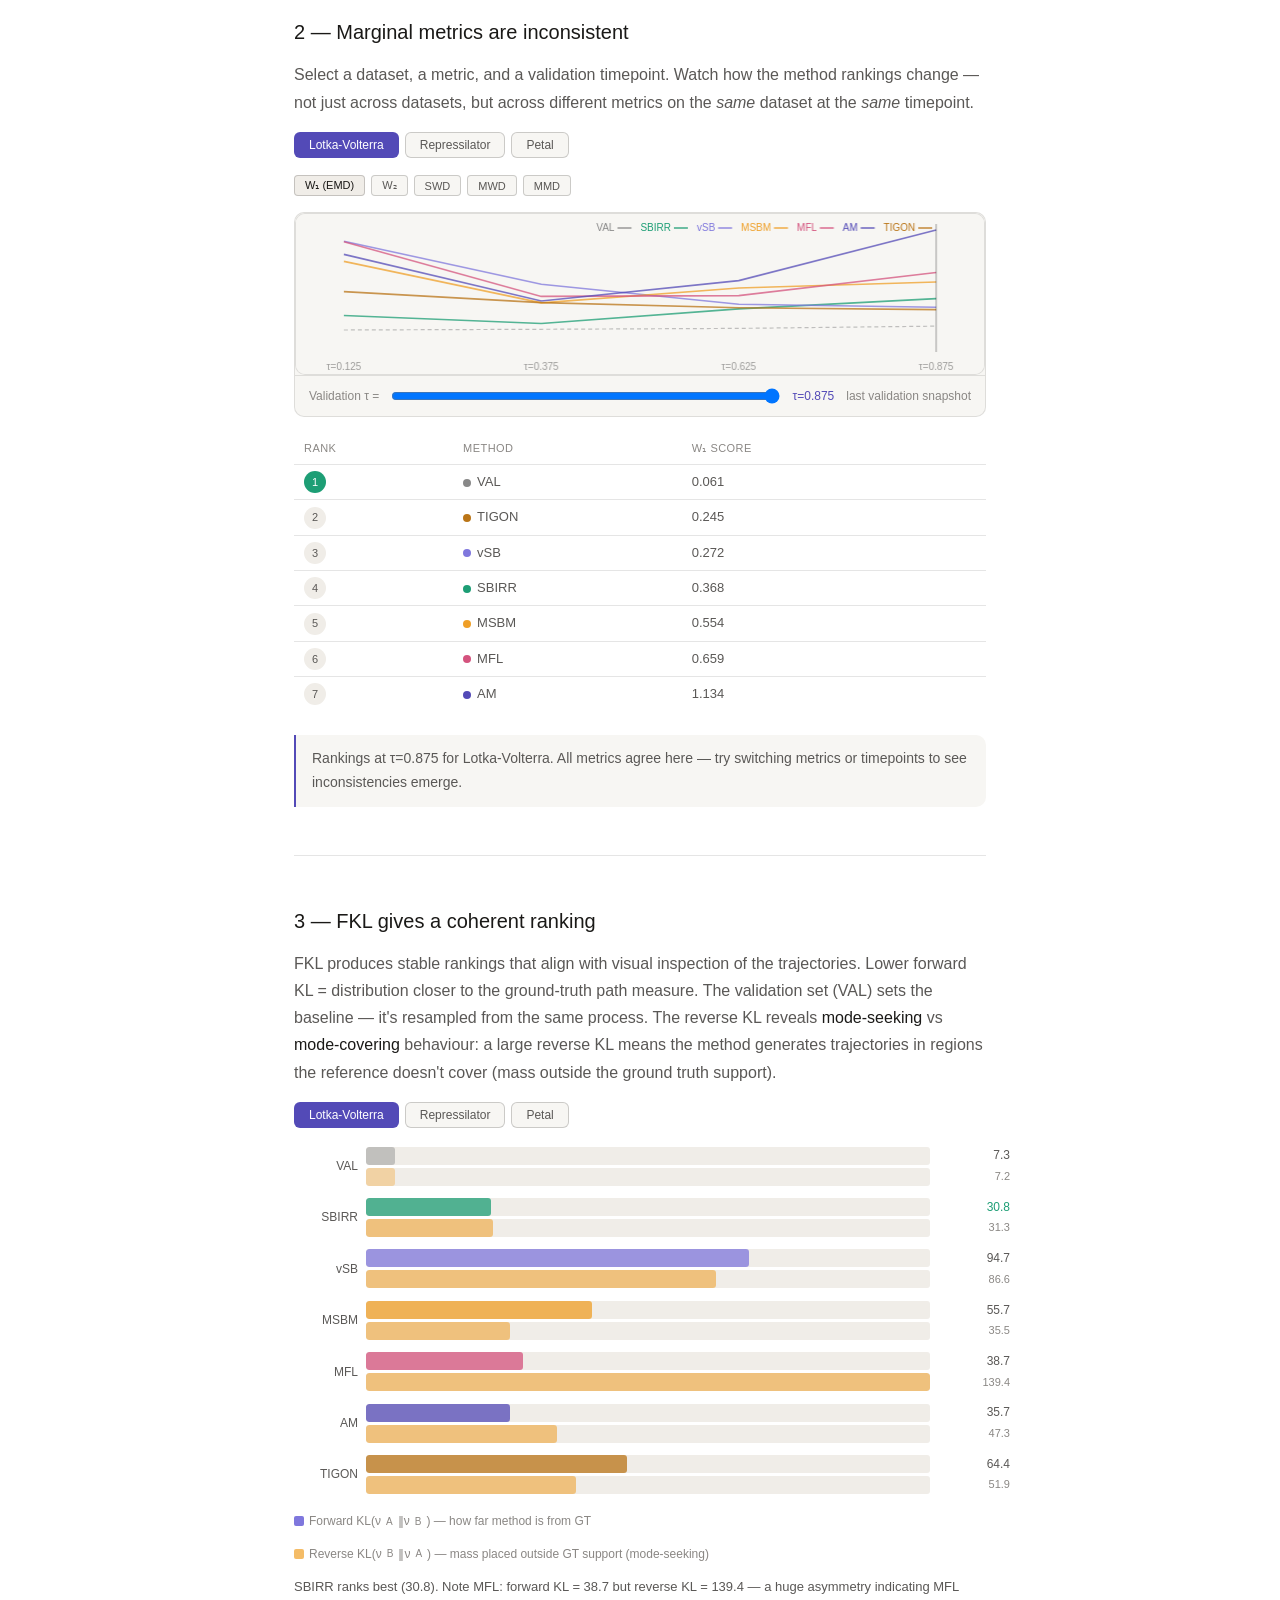
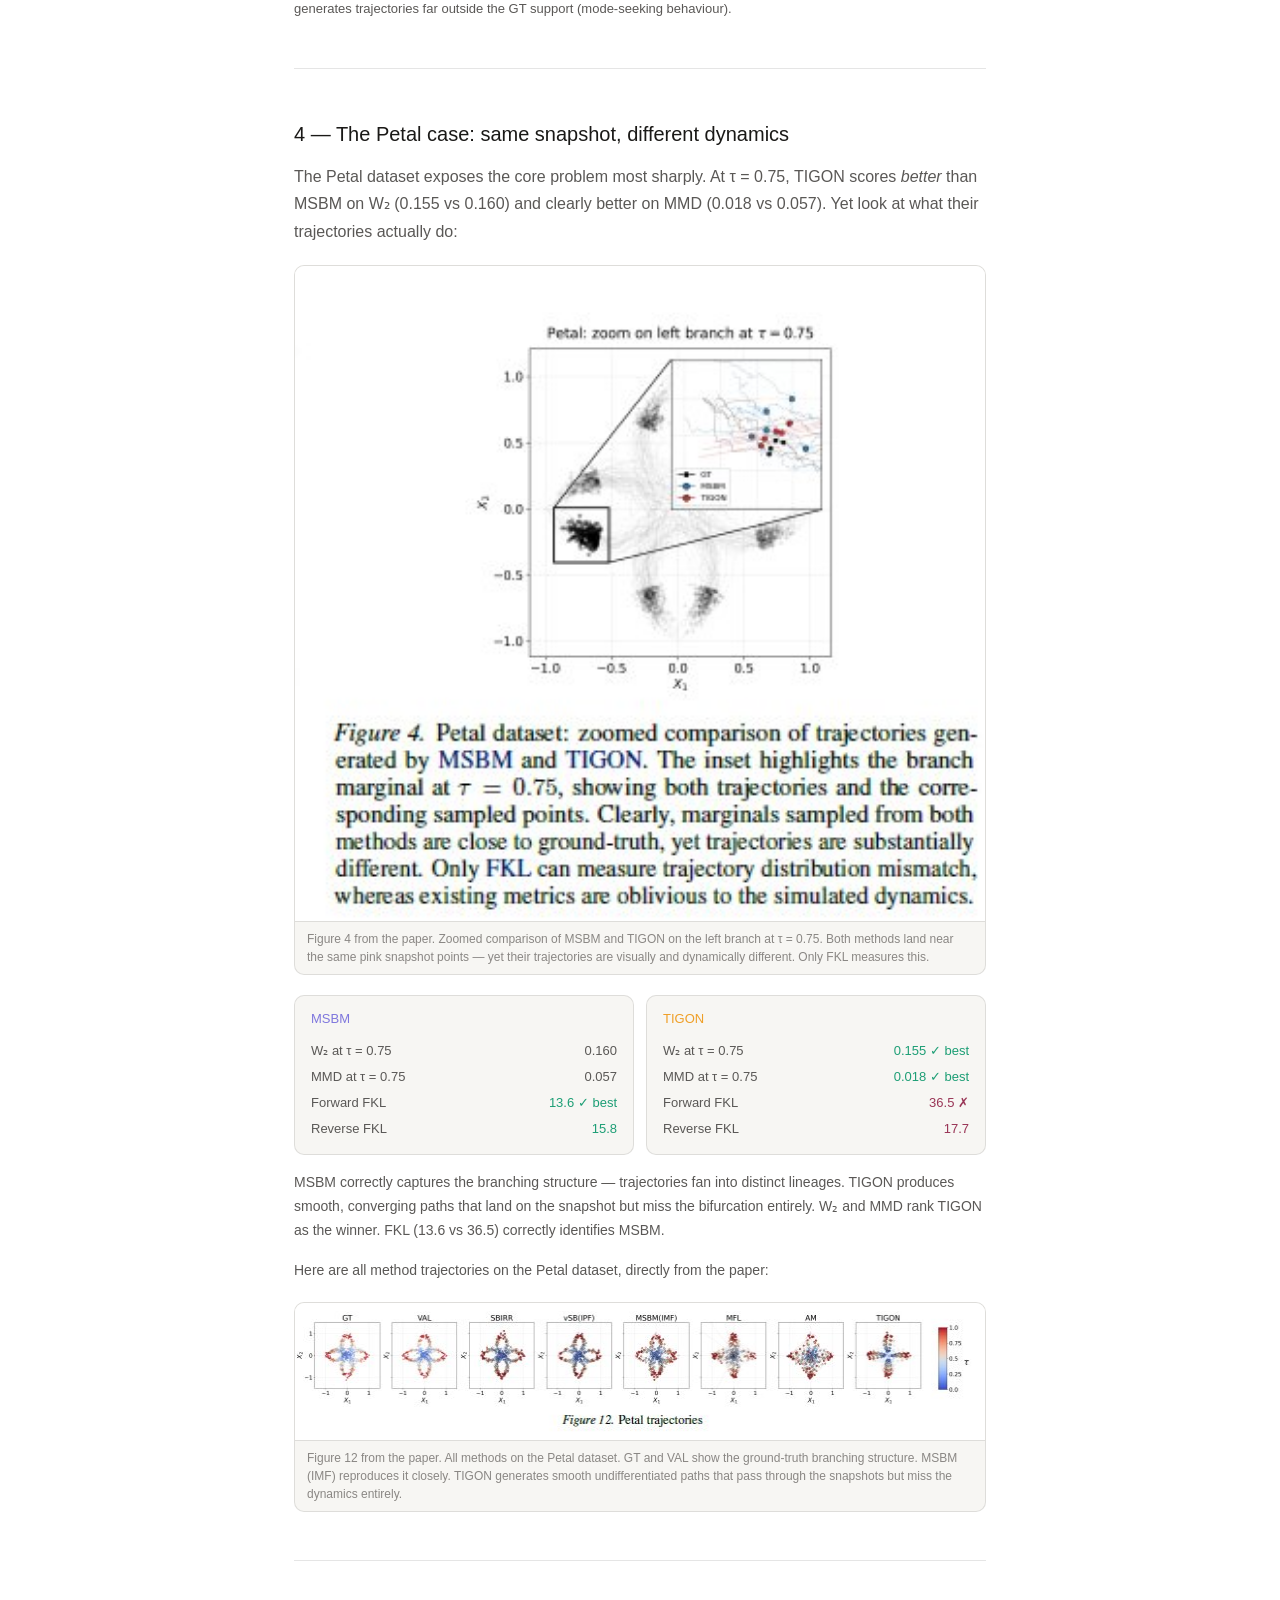
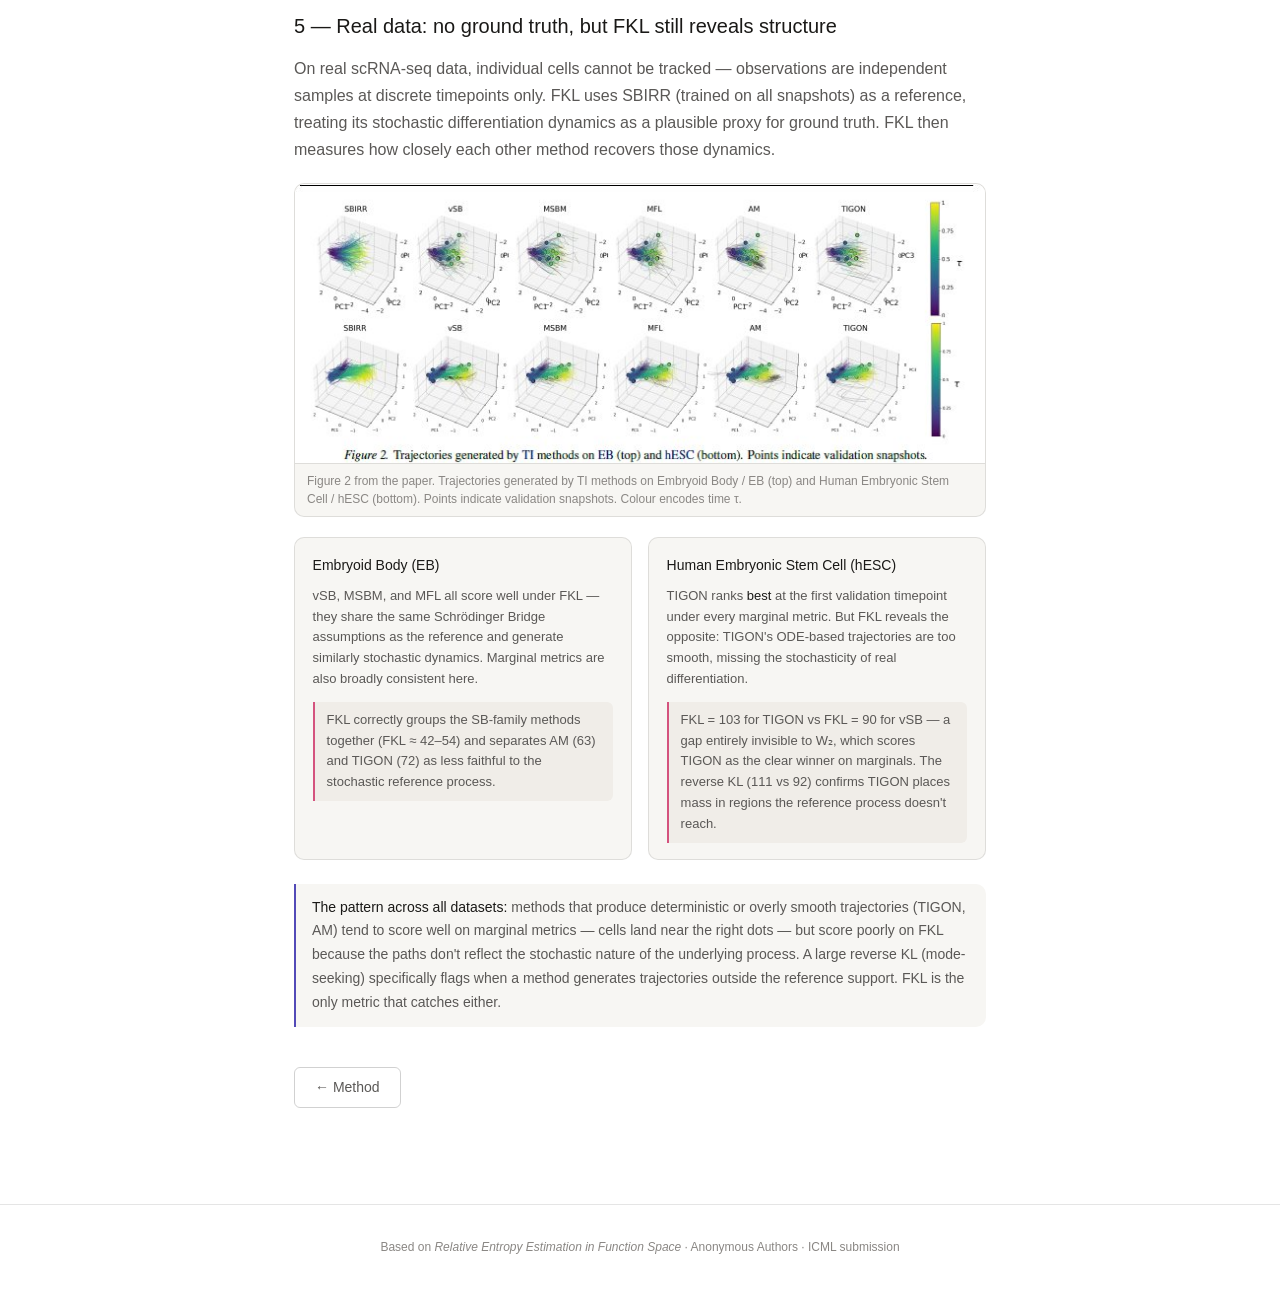
<file: results.html>
<!DOCTYPE html>
<html lang="en">
<head>
  <meta charset="UTF-8"/>
  <meta name="viewport" content="width=device-width,initial-scale=1.0"/>
  <title>Results — FKL Blog</title>
  <link rel="stylesheet" href="style.css"/>
  <style>
    /* tabs */
    .tab-row { display:flex; gap:6px; flex-wrap:wrap; margin-bottom:1.1rem; }
    .tab {
      font-size:12px; font-family:var(--sans);
      padding:5px 14px; border-radius:6px;
      border:0.5px solid var(--border2);
      background:var(--bg2); color:var(--text2); cursor:pointer;
    }
    .tab.active { background:var(--accent); color:#fff; border-color:transparent; }

    /* metric toggles */
    .metric-row { display:flex; gap:6px; flex-wrap:wrap; margin-bottom:1rem; }
    .mtag {
      font-size:11px; font-family:var(--sans);
      padding:3px 10px; border-radius:4px;
      border:0.5px solid var(--border2);
      background:var(--bg2); color:var(--text2); cursor:pointer;
    }
    .mtag.active { background:var(--bg3); color:var(--text); }

    /* ranking table */
    .rank-wrap { overflow-x:auto; }
    .rank-table { width:100%; border-collapse:collapse; font-size:13px; }
    .rank-table th {
      font-size:11px; font-weight:500; letter-spacing:.04em; text-transform:uppercase;
      color:var(--text3); padding:6px 10px; text-align:left;
      border-bottom:0.5px solid var(--border); white-space:nowrap;
    }
    .rank-table td {
      padding:6px 10px; border-bottom:0.5px solid var(--border);
      color:var(--text2); vertical-align:middle;
    }
    .rank-table tr:last-child td { border-bottom:none; }
    .rank-num {
      display:inline-flex; align-items:center; justify-content:center;
      width:22px; height:22px; border-radius:50%;
      font-size:11px; font-weight:500;
      background:var(--bg3); color:var(--text2);
    }
    .rank-num.r1 { background:#1D9E75; color:#fff; }
    .method-dot { display:inline-block; width:8px; height:8px; border-radius:50%; margin-right:6px; vertical-align:middle; }
    .inconsistency-badge {
      display:inline-block; font-size:10px; padding:1px 7px;
      border-radius:3px; background:rgba(212,83,126,0.12); color:#993556; margin-left:6px;
    }

    /* timeline scrubber */
    .timeline-wrap {
      border:0.5px solid var(--border); border-radius:var(--radius);
      background:var(--bg2); overflow:hidden; margin:1rem 0;
    }
    .timeline-canvas { display:block; width:100%; }
    .timeline-controls {
      padding:10px 14px; border-top:0.5px solid var(--border);
      display:flex; align-items:center; gap:12px; flex-wrap:wrap;
    }
    .timeline-controls label { font-size:12px; color:var(--text3); }
    .timeline-controls input[type=range] { flex:1; min-width:80px; }
    .t-readout { font-size:12px; font-weight:500; color:var(--accent); min-width:36px; }

    /* FKL chart */
    .fkl-section { margin:1rem 0; }
    .fkl-row {
      display:grid; grid-template-columns:64px 1fr 48px;
      gap:0 8px; align-items:center; margin-bottom:6px;
    }
    .fkl-label { font-size:12px; color:var(--text2); text-align:right; }
    .fkl-bar-wrap { height:18px; background:var(--bg3); border-radius:3px; overflow:hidden; }
    .fkl-bar { height:100%; border-radius:3px; transition:width .5s cubic-bezier(.4,0,.2,1); }
    .fkl-val { font-size:12px; font-weight:500; color:var(--text2); }
    .fkl-val.best { color:#1D9E75; }

    /* mode seeking/covering legend */
    .mode-legend {
      display:flex; gap:12px; flex-wrap:wrap; margin-top:10px; font-size:12px; color:var(--text3);
    }
    .mode-tag { display:flex; align-items:center; gap:5px; }
    .mode-swatch { width:10px; height:10px; border-radius:2px; }

    /* paper figures */
    .paper-fig {
      border:0.5px solid var(--border); border-radius:var(--radius);
      overflow:hidden; margin:1.25rem 0; background:var(--bg2);
    }
    .paper-fig img { display:block; width:100%; height:auto; }
    .paper-fig figcaption {
      padding:8px 12px; font-size:12px; color:var(--text3);
      border-top:0.5px solid var(--border); line-height:1.5;
    }

    /* real data */
    .real-grid { display:grid; grid-template-columns:1fr 1fr; gap:16px; margin:1rem 0; }
    @media(max-width:520px){ .real-grid{ grid-template-columns:1fr; } }
    .real-card {
      border:0.5px solid var(--border); border-radius:var(--radius);
      padding:1rem 1.1rem; background:var(--bg2);
    }
    .real-card h4 { font-size:14px; font-weight:500; margin:0 0 0.5rem; }
    .real-card p  { font-size:13px; color:var(--text2); margin:0; line-height:1.6; }
    .finding {
      font-size:13px; color:var(--text2); line-height:1.6;
      border-left:2px solid #D4537E;
      padding:0.5rem 0.75rem; margin:0.75rem 0 0;
      background:var(--bg3); border-radius:0 6px 6px 0;
    }

    /* Petal case scores */
    .petal-scores {
      display:grid; grid-template-columns:1fr 1fr; gap:12px; margin:1rem 0;
    }
    @media(max-width:480px){ .petal-scores{ grid-template-columns:1fr; } }
    .score-card {
      border:0.5px solid var(--border); border-radius:var(--radius);
      padding:0.75rem 1rem; background:var(--bg2);
    }
    .score-card-title { font-size:13px; font-weight:500; margin:0 0 0.5rem; }
    .score-line { display:flex; justify-content:space-between; font-size:13px; color:var(--text2); padding:2px 0; }
    .score-line .val { font-weight:500; }
    .win  { color:#1D9E75; }
    .lose { color:#993556; }
  </style>
</head>
<body>

<nav>
  <a class="nav-brand" href="index.html">FKL <span>·</span> Path-Space Divergence</a>
  <a href="index.html">Motivation</a>
  <a href="method.html">Method</a>
  <a href="results.html" class="active">Results</a>
</nav>

<div class="hero">
  <div class="kicker">Results</div>
  <h1>Standard metrics disagree. FKL doesn't.</h1>
  <p class="lead">
    Six trajectory inference methods are benchmarked on three synthetic datasets
    and two real single-cell datasets. Five widely-used marginal metrics produce
    inconsistent, contradictory rankings across timepoints and metrics.
    FKL provides a single coherent ordering that aligns with visual inspection every time.
  </p>
</div>

<div class="page">

  <hr class="divider"/>

  <!-- ══ §1 SETUP ══ -->
  <h2>1 — The benchmark</h2>
  <p><strong>Six methods</strong> spanning the main families of trajectory inference:</p>
  <ul style="margin:.5rem 0 1rem 1.2rem;color:var(--text2);font-size:14px;line-height:2.1;">
    <li><strong style="color:var(--text)">SBIRR</strong> — Schrödinger Bridge with iterative reference refinement; injects structural constraints on the drift.</li>
    <li><strong style="color:var(--text)">vSB</strong> — vanilla Schrödinger Bridge baseline with Brownian motion noise.</li>
    <li><strong style="color:var(--text)">MSBM</strong> — Multi-Marginal Schrödinger Bridge Matching.</li>
    <li><strong style="color:var(--text)">MFL</strong> — Mean-Field Langevin in path space; targets drift-diffusion population dynamics.</li>
    <li><strong style="color:var(--text)">AM</strong> — Action Matching; learns stochastic velocity fields.</li>
    <li><strong style="color:var(--text)">TIGON</strong> — ODE-based; neural-ODE optimal transport, deterministic dynamics.</li>
  </ul>

  <p><strong>Datasets:</strong> three synthetic (Lotka-Volterra predator-prey, Repressilator three-gene oscillator, Petal branching differentiation) where ground-truth trajectories are known; two real scRNA-seq datasets (Embryoid Body and Human Embryonic Stem Cell) where no ground truth exists.</p>

  <p><strong>Metrics:</strong> five marginal metrics at held-out timepoints — W₁ (EMD), W₂, Sliced Wasserstein (SWD), Max-Sliced Wasserstein (MWD), and MMD — plus forward and reverse FKL between full trajectory distributions.</p>

  <figure class="paper-fig">
    <img src="fig1-trajectories.png" alt="Figure 1: trajectories generated by all TI methods on Lotka-Volterra (top), Repressilator (middle), and Petal (bottom) datasets." />
    <figcaption>Figure 1 from the paper. Top: Lotka-Volterra. Middle: Repressilator. Bottom: Petal. Coloured curves = ground truth; black curves = generated trajectories; scattered points = validation snapshots used for marginal metrics.</figcaption>
  </figure>

  <hr class="divider"/>

  <!-- ══ §2 INCONSISTENCY ══ -->
  <h2>2 — Marginal metrics are inconsistent</h2>
  <p>
    Select a dataset, a metric, and a validation timepoint. Watch how the method rankings
    change — not just across datasets, but across different metrics on the <em>same</em>
    dataset at the <em>same</em> timepoint.
  </p>

  <div class="tab-row" id="ds-tabs">
    <button class="tab active" data-ds="lv">Lotka-Volterra</button>
    <button class="tab" data-ds="rep">Repressilator</button>
    <button class="tab" data-ds="petal">Petal</button>
  </div>

  <div class="metric-row" id="metric-tabs">
    <button class="mtag active" data-m="emd">W₁ (EMD)</button>
    <button class="mtag" data-m="w2">W₂</button>
    <button class="mtag" data-m="swd">SWD</button>
    <button class="mtag" data-m="mwd">MWD</button>
    <button class="mtag" data-m="mmd">MMD</button>
  </div>

  <!-- timeline scrubber -->
  <div class="timeline-wrap">
    <canvas id="timeline-cv" class="timeline-canvas" height="160"></canvas>
    <div class="timeline-controls">
      <label>Validation τ =</label>
      <input type="range" id="tau-slider" min="0" max="3" value="3" step="1"/>
      <span class="t-readout" id="tau-val"></span>
      <span style="font-size:12px;color:var(--text3);" id="tau-note"></span>
    </div>
  </div>

  <div class="rank-wrap">
    <table class="rank-table" id="rank-table">
    </table>
  </div>

  <div class="callout" id="inconsistency-note"></div>

  <hr class="divider"/>

  <!-- ══ §3 FKL ══ -->
  <h2>3 — FKL gives a coherent ranking</h2>
  <p>
    FKL produces stable rankings that align with visual inspection of the trajectories.
    Lower forward KL = distribution closer to the ground-truth path measure.
    The validation set (VAL) sets the baseline — it's resampled from the same process.
    The reverse KL reveals <strong>mode-seeking</strong> vs <strong>mode-covering</strong>
    behaviour: a large reverse KL means the method generates trajectories in regions
    the reference doesn't cover (mass outside the ground truth support).
  </p>

  <div class="tab-row" id="fkl-tabs">
    <button class="tab active" data-fkl="lv">Lotka-Volterra</button>
    <button class="tab" data-fkl="rep">Repressilator</button>
    <button class="tab" data-fkl="petal">Petal</button>
  </div>

  <div class="fkl-section" id="fkl-chart"></div>
  <div class="mode-legend">
    <div class="mode-tag"><div class="mode-swatch" style="background:#7F77DD;"></div> Forward KL(ν<sup>A</sup>‖ν<sup>B</sup>) — how far method is from GT</div>
    <div class="mode-tag"><div class="mode-swatch" style="background:#EF9F27;opacity:0.7;"></div> Reverse KL(ν<sup>B</sup>‖ν<sup>A</sup>) — mass placed outside GT support (mode-seeking)</div>
  </div>
  <p style="font-size:13px;color:var(--text2);margin-top:0.75rem;" id="fkl-note"></p>

  <hr class="divider"/>

  <!-- ══ §4 PETAL ══ -->
  <h2>4 — The Petal case: same snapshot, different dynamics</h2>
  <p>
    The Petal dataset exposes the core problem most sharply. At τ = 0.75, TIGON
    scores <em>better</em> than MSBM on W₂ (0.155 vs 0.160) and clearly better
    on MMD (0.018 vs 0.057). Yet look at what their trajectories actually do:
  </p>

  <figure class="paper-fig">
    <img src="fig4-petal-zoom.png" alt="Figure 4: zoomed comparison of MSBM and TIGON trajectories on the Petal dataset at τ=0.75. Marginals from both methods are close to ground truth, yet trajectories are substantially different." />
    <figcaption>Figure 4 from the paper. Zoomed comparison of MSBM and TIGON on the left branch at τ = 0.75. Both methods land near the same pink snapshot points — yet their trajectories are visually and dynamically different. Only FKL measures this.</figcaption>
  </figure>

  <div class="petal-scores">
    <div class="score-card">
      <div class="score-card-title" style="color:#7F77DD;">MSBM</div>
      <div class="score-line"><span>W₂ at τ = 0.75</span><span class="val">0.160</span></div>
      <div class="score-line"><span>MMD at τ = 0.75</span><span class="val">0.057</span></div>
      <div class="score-line"><span>Forward FKL</span><span class="val win">13.6 ✓ best</span></div>
      <div class="score-line"><span>Reverse FKL</span><span class="val win">15.8</span></div>
    </div>
    <div class="score-card">
      <div class="score-card-title" style="color:#EF9F27;">TIGON</div>
      <div class="score-line"><span>W₂ at τ = 0.75</span><span class="val win">0.155 ✓ best</span></div>
      <div class="score-line"><span>MMD at τ = 0.75</span><span class="val win">0.018 ✓ best</span></div>
      <div class="score-line"><span>Forward FKL</span><span class="val lose">36.5 ✗</span></div>
      <div class="score-line"><span>Reverse FKL</span><span class="val lose">17.7</span></div>
    </div>
  </div>

  <p style="font-size:14px;color:var(--text2);">
    MSBM correctly captures the branching structure — trajectories fan into distinct
    lineages. TIGON produces smooth, converging paths that land on the snapshot but
    miss the bifurcation entirely. W₂ and MMD rank TIGON as the winner.
    FKL (13.6 vs 36.5) correctly identifies MSBM.
  </p>

  <p style="font-size:14px;color:var(--text2);margin-top:0.75rem;">
    Here are all method trajectories on the Petal dataset, directly from the paper:
  </p>

  <figure class="paper-fig">
    <img src="fig12-petal.png" alt="Figure 12: Petal trajectories for all methods — GT, VAL, SBIRR, vSB, MSBM, MFL, AM, TIGON." />
    <figcaption>Figure 12 from the paper. All methods on the Petal dataset. GT and VAL show the ground-truth branching structure. MSBM (IMF) reproduces it closely. TIGON generates smooth undifferentiated paths that pass through the snapshots but miss the dynamics entirely.</figcaption>
  </figure>

  <hr class="divider"/>

  <!-- ══ §5 REAL DATA ══ -->
  <h2>5 — Real data: no ground truth, but FKL still reveals structure</h2>
  <p>
    On real scRNA-seq data, individual cells cannot be tracked — observations are
    independent samples at discrete timepoints only. FKL uses SBIRR (trained on
    all snapshots) as a reference, treating its stochastic differentiation dynamics
    as a plausible proxy for ground truth. FKL then measures how closely each
    other method recovers those dynamics.
  </p>

  <figure class="paper-fig">
    <img src="fig2-real.png" alt="Figure 2: trajectories generated by all TI methods on EB (top) and hESC (bottom) real single-cell datasets." />
    <figcaption>Figure 2 from the paper. Trajectories generated by TI methods on Embryoid Body / EB (top) and Human Embryonic Stem Cell / hESC (bottom). Points indicate validation snapshots. Colour encodes time τ.</figcaption>
  </figure>

  <div class="real-grid">
    <div class="real-card">
      <h4>Embryoid Body (EB)</h4>
      <p>vSB, MSBM, and MFL all score well under FKL — they share the same
      Schrödinger Bridge assumptions as the reference and generate similarly
      stochastic dynamics. Marginal metrics are also broadly consistent here.</p>
      <div class="finding">
        FKL correctly groups the SB-family methods together (FKL ≈ 42–54)
        and separates AM (63) and TIGON (72) as less faithful to the
        stochastic reference process.
      </div>
    </div>
    <div class="real-card">
      <h4>Human Embryonic Stem Cell (hESC)</h4>
      <p>TIGON ranks <strong>best</strong> at the first validation timepoint under
      every marginal metric. But FKL reveals the opposite: TIGON's ODE-based
      trajectories are too smooth, missing the stochasticity of real differentiation.
      </p>
      <div class="finding">
        FKL = 103 for TIGON vs FKL = 90 for vSB — a gap entirely invisible
        to W₂, which scores TIGON as the clear winner on marginals.
        The reverse KL (111 vs 92) confirms TIGON places mass in regions
        the reference process doesn't reach.
      </div>
    </div>
  </div>

  <div class="callout">
    <strong>The pattern across all datasets:</strong> methods that produce deterministic
    or overly smooth trajectories (TIGON, AM) tend to score well on marginal metrics
    — cells land near the right dots — but score poorly on FKL because the paths
    don't reflect the stochastic nature of the underlying process.
    A large reverse KL (mode-seeking) specifically flags when a method generates
    trajectories outside the reference support. FKL is the only metric that catches either.
  </div>

  <div style="margin-top:2.5rem;">
    <a href="method.html" style="display:inline-block;font-size:14px;font-weight:500;
      color:var(--text2);border:0.5px solid var(--border2);
      padding:8px 20px;border-radius:6px;text-decoration:none;">← Method</a>
  </div>

</div>

<footer>
  Based on <em>Relative Entropy Estimation in Function Space</em> · Anonymous Authors · ICML submission
</footer>

<script>
(function(){
  const dark = () => window.matchMedia('(prefers-color-scheme:dark)').matches;
  const bgc  = () => dark() ? '#1e1d1b' : '#f7f6f3';
  const tc   = () => dark() ? 'rgba(255,255,255,0.42)' : 'rgba(0,0,0,0.36)';
  const tc2  = () => dark() ? 'rgba(255,255,255,0.10)' : 'rgba(0,0,0,0.07)';

  const METHODS = ['VAL','SBIRR','vSB','MSBM','MFL','AM','TIGON'];
  const MCOLS = {VAL:'#888',SBIRR:'#1D9E75',vSB:'#7F77DD',MSBM:'#EF9F27',MFL:'#D4537E',AM:'#534AB7',TIGON:'#BA7517'};

  /* ── DATA from paper Tables 1–3 ── */
  /* structure: dataset → metric → timepoint → {method:score} */
  const DATA = {
    lv: {
      taus: ['τ=0.125','τ=0.375','τ=0.625','τ=0.875'],
      emd:[
        {VAL:0.018,SBIRR:0.179,vSB:1.009,MSBM:0.784,MFL:1.004,AM:0.862,TIGON:0.446},
        {VAL:0.026,SBIRR:0.090,vSB:0.529,MSBM:0.321,MFL:0.393,AM:0.342,TIGON:0.323},
        {VAL:0.036,SBIRR:0.254,vSB:0.306,MSBM:0.486,MFL:0.402,AM:0.569,TIGON:0.266},
        {VAL:0.061,SBIRR:0.368,vSB:0.272,MSBM:0.554,MFL:0.659,AM:1.134,TIGON:0.245},
      ],
      w2:[
        {VAL:0.024,SBIRR:0.186,vSB:1.022,MSBM:0.786,MFL:1.140,AM:0.864,TIGON:0.500},
        {VAL:0.035,SBIRR:0.105,vSB:0.568,MSBM:0.325,MFL:0.639,AM:0.406,TIGON:0.386},
        {VAL:0.049,SBIRR:0.281,vSB:0.366,MSBM:0.503,MFL:0.573,AM:1.079,TIGON:0.381},
        {VAL:0.082,SBIRR:0.420,vSB:0.323,MSBM:0.637,MFL:0.958,AM:1.958,TIGON:0.351},
      ],
      swd:[
        {VAL:0.011,SBIRR:0.125,vSB:0.764,MSBM:0.595,MFL:0.801,AM:0.655,TIGON:0.340},
        {VAL:0.015,SBIRR:0.064,vSB:0.381,MSBM:0.232,MFL:0.458,AM:0.299,TIGON:0.256},
        {VAL:0.021,SBIRR:0.200,vSB:0.254,MSBM:0.361,MFL:0.396,AM:0.804,TIGON:0.257},
        {VAL:0.035,SBIRR:0.273,vSB:0.199,MSBM:0.452,MFL:0.698,AM:1.449,TIGON:0.241},
      ],
      mwd:[
        {VAL:0.015,SBIRR:0.178,vSB:1.015,MSBM:0.784,MFL:0.905,AM:0.863,TIGON:0.390},
        {VAL:0.020,SBIRR:0.070,vSB:0.516,MSBM:0.323,MFL:0.590,AM:0.381,TIGON:0.361},
        {VAL:0.027,SBIRR:0.260,vSB:0.311,MSBM:0.501,MFL:0.490,AM:1.072,TIGON:0.330},
        {VAL:0.044,SBIRR:0.375,vSB:0.244,MSBM:0.625,MFL:0.875,AM:1.945,TIGON:0.312},
      ],
      mmd:[
        {VAL:0.007,SBIRR:0.174,vSB:0.874,MSBM:0.716,MFL:0.615,AM:0.763,TIGON:0.293},
        {VAL:0.013,SBIRR:0.051,vSB:0.482,MSBM:0.306,MFL:0.247,AM:0.277,TIGON:0.174},
        {VAL:0.012,SBIRR:0.198,vSB:0.173,MSBM:0.426,MFL:0.265,AM:0.239,TIGON:0.131},
        {VAL:0.017,SBIRR:0.198,vSB:0.156,MSBM:0.388,MFL:0.240,AM:0.203,TIGON:0.104},
      ],
    },
    rep: {
      taus: ['τ=0.1','τ=0.3','τ=0.5','τ=0.7','τ=0.9'],
      emd:[
        {VAL:0.036,SBIRR:0.390,vSB:1.884,MSBM:1.465,MFL:1.796,AM:1.454,TIGON:1.074},
        {VAL:0.056,SBIRR:0.865,vSB:1.227,MSBM:1.324,MFL:1.737,AM:1.355,TIGON:0.851},
        {VAL:0.080,SBIRR:0.442,vSB:0.983,MSBM:1.011,MFL:1.500,AM:2.208,TIGON:0.821},
        {VAL:0.094,SBIRR:0.742,vSB:1.059,MSBM:0.995,MFL:1.361,AM:7.566,TIGON:0.813},
        {VAL:0.116,SBIRR:1.832,vSB:0.944,MSBM:1.225,MFL:1.173,AM:17.516,TIGON:0.842},
      ],
      w2:[
        {VAL:0.044,SBIRR:0.413,vSB:1.889,MSBM:1.469,MFL:1.914,AM:1.456,TIGON:1.135},
        {VAL:0.070,SBIRR:0.899,vSB:1.248,MSBM:1.348,MFL:1.837,AM:1.385,TIGON:0.952},
        {VAL:0.099,SBIRR:0.475,vSB:1.017,MSBM:1.106,MFL:1.627,AM:5.554,TIGON:0.884},
        {VAL:0.114,SBIRR:0.815,vSB:1.122,MSBM:1.128,MFL:1.510,AM:19.112,TIGON:0.860},
        {VAL:0.147,SBIRR:1.894,vSB:1.078,MSBM:1.400,MFL:1.317,AM:39.206,TIGON:0.916},
      ],
      swd:[
        {VAL:0.014,SBIRR:0.256,vSB:1.174,MSBM:0.790,MFL:1.101,AM:0.894,TIGON:0.656},
        {VAL:0.023,SBIRR:0.558,vSB:0.724,MSBM:0.694,MFL:1.083,AM:0.840,TIGON:0.501},
        {VAL:0.033,SBIRR:0.263,vSB:0.596,MSBM:0.643,MFL:0.975,AM:3.119,TIGON:0.496},
        {VAL:0.042,SBIRR:0.477,vSB:0.640,MSBM:0.571,MFL:0.823,AM:11.037,TIGON:0.444},
        {VAL:0.055,SBIRR:1.055,vSB:0.576,MSBM:0.698,MFL:0.718,AM:22.624,TIGON:0.483},
      ],
      mwd:[
        {VAL:0.019,SBIRR:0.401,vSB:1.881,MSBM:1.464,MFL:1.529,AM:1.419,TIGON:0.915},
        {VAL:0.034,SBIRR:0.868,vSB:1.156,MSBM:1.306,MFL:1.552,AM:1.321,TIGON:0.760},
        {VAL:0.052,SBIRR:0.345,vSB:0.972,MSBM:1.062,MFL:1.391,AM:5.278,TIGON:0.720},
        {VAL:0.060,SBIRR:0.750,vSB:0.948,MSBM:0.992,MFL:1.277,AM:18.390,TIGON:0.663},
        {VAL:0.081,SBIRR:1.852,vSB:0.901,MSBM:1.288,MFL:1.036,AM:37.685,TIGON:0.677},
      ],
      mmd:[
        {VAL:0.014,SBIRR:0.366,vSB:1.270,MSBM:1.120,MFL:0.931,AM:1.111,TIGON:0.687},
        {VAL:0.011,SBIRR:0.688,vSB:0.880,MSBM:0.982,MFL:0.869,AM:0.964,TIGON:0.480},
        {VAL:0.014,SBIRR:0.291,vSB:0.611,MSBM:0.713,MFL:0.652,AM:0.618,TIGON:0.441},
        {VAL:0.023,SBIRR:0.390,vSB:0.605,MSBM:0.614,MFL:0.523,AM:0.551,TIGON:0.431},
        {VAL:0.030,SBIRR:0.545,vSB:0.537,MSBM:0.678,MFL:0.466,AM:0.352,TIGON:0.430},
      ],
    },
    petal: {
      taus: ['τ=0','τ=0.25','τ=0.5','τ=0.75','τ=1'],
      emd:[
        {VAL:0.011,SBIRR:0.017,vSB:0.014,MSBM:0.015,MFL:0.194,AM:0.016,TIGON:0.094},
        {VAL:0.023,SBIRR:0.029,vSB:0.029,MSBM:0.043,MFL:0.287,AM:0.102,TIGON:0.121},
        {VAL:0.038,SBIRR:0.037,vSB:0.046,MSBM:0.070,MFL:0.284,AM:0.167,TIGON:0.163},
        {VAL:0.053,SBIRR:0.045,vSB:0.055,MSBM:0.096,MFL:0.184,AM:0.183,TIGON:0.128},
        {VAL:0.068,SBIRR:0.045,vSB:0.059,MSBM:0.119,MFL:0.105,AM:0.166,TIGON:0.053},
      ],
      w2:[
        {VAL:0.015,SBIRR:0.021,vSB:0.019,MSBM:0.021,MFL:0.690,AM:0.022,TIGON:0.098},
        {VAL:0.040,SBIRR:0.046,vSB:0.052,MSBM:0.062,MFL:0.516,AM:0.115,TIGON:0.126},
        {VAL:0.080,SBIRR:0.077,vSB:0.096,MSBM:0.111,MFL:0.445,AM:0.194,TIGON:0.169},
        {VAL:0.143,SBIRR:0.105,vSB:0.131,MSBM:0.160,MFL:0.387,AM:0.224,TIGON:0.155},
        {VAL:0.246,SBIRR:0.156,vSB:0.202,MSBM:0.254,MFL:0.397,AM:0.283,TIGON:0.169},
      ],
      swd:[
        {VAL:0.006,SBIRR:0.011,vSB:0.007,MSBM:0.007,MFL:0.482,AM:0.008,TIGON:0.061},
        {VAL:0.019,SBIRR:0.021,vSB:0.023,MSBM:0.027,MFL:0.352,AM:0.059,TIGON:0.053},
        {VAL:0.036,SBIRR:0.030,vSB:0.043,MSBM:0.053,MFL:0.296,AM:0.095,TIGON:0.091},
        {VAL:0.069,SBIRR:0.046,vSB:0.061,MSBM:0.084,MFL:0.251,AM:0.114,TIGON:0.076},
        {VAL:0.113,SBIRR:0.071,vSB:0.098,MSBM:0.126,MFL:0.254,AM:0.149,TIGON:0.083},
      ],
      mwd:[
        {VAL:0.008,SBIRR:0.014,vSB:0.009,MSBM:0.009,MFL:0.515,AM:0.011,TIGON:0.071},
        {VAL:0.034,SBIRR:0.033,vSB:0.033,MSBM:0.050,MFL:0.385,AM:0.081,TIGON:0.080},
        {VAL:0.063,SBIRR:0.059,vSB:0.062,MSBM:0.089,MFL:0.316,AM:0.138,TIGON:0.117},
        {VAL:0.099,SBIRR:0.073,vSB:0.079,MSBM:0.131,MFL:0.264,AM:0.163,TIGON:0.100},
        {VAL:0.173,SBIRR:0.121,vSB:0.155,MSBM:0.226,MFL:0.285,AM:0.205,TIGON:0.147},
      ],
      mmd:[
        {VAL:0.006,SBIRR:0.011,vSB:0.004,MSBM:0.003,MFL:0.051,AM:0.008,TIGON:0.020},
        {VAL:0.017,SBIRR:0.015,vSB:0.016,MSBM:0.021,MFL:0.054,AM:0.028,TIGON:0.011},
        {VAL:0.028,SBIRR:0.020,vSB:0.029,MSBM:0.043,MFL:0.106,AM:0.067,TIGON:0.022},
        {VAL:0.036,SBIRR:0.022,vSB:0.034,MSBM:0.057,MFL:0.062,AM:0.082,TIGON:0.018},
        {VAL:0.043,SBIRR:0.021,vSB:0.035,MSBM:0.067,MFL:0.023,AM:0.088,TIGON:0.028},
      ],
    },
  };

  const FKL_FWD = {
    lv:    {VAL:7.3,  SBIRR:30.8, vSB:94.7,  MSBM:55.7, MFL:38.7,  AM:35.7,  TIGON:64.4},
    rep:   {VAL:5.3,  SBIRR:13.4, vSB:32.3,  MSBM:30.5, MFL:26.0,  AM:27.9,  TIGON:19.0},
    petal: {VAL:4.0,  SBIRR:21.3, vSB:23.6,  MSBM:13.6, MFL:44.3,  AM:17.0,  TIGON:36.5},
  };
  const FKL_REV = {
    lv:    {VAL:7.2,  SBIRR:31.3, vSB:86.6,  MSBM:35.5, MFL:139.4, AM:47.3,  TIGON:51.9},
    rep:   {VAL:5.3,  SBIRR:16.2, vSB:31.6,  MSBM:19.8, MFL:35.4,  AM:457.5, TIGON:17.0},
    petal: {VAL:3.9,  SBIRR:33.2, vSB:35.8,  MSBM:15.8, MFL:74.0,  AM:30.9,  TIGON:17.7},
  };
  const FKL_NOTES = {
    lv:    'SBIRR ranks best (30.8). Note MFL: forward KL = 38.7 but reverse KL = 139.4 — a huge asymmetry indicating MFL generates trajectories far outside the GT support (mode-seeking behaviour).',
    rep:   'SBIRR best (13.4). AM collapses: reverse KL = 457.5 — it places enormous mass in regions the ground truth never visits. TIGON reverse KL (17.0) < forward (19.0), suggesting it is mode-covering rather than mode-seeking.',
    petal: 'MSBM best (13.6) — correctly capturing branching. TIGON ranks last on forward KL (36.5) but its reverse KL is low (17.7), meaning it covers the GT support but with wrong dynamics. MFL is mode-seeking: reverse KL = 74 vs forward = 44.',
  };

  /* ── STATE ── */
  let curDs = 'lv', curM = 'emd', curTau = 3;

  /* ── TIMELINE CANVAS ── */
  const tlCv = document.getElementById('timeline-cv');
  const tlCtx = tlCv.getContext('2d');

  function setupTl() {
    tlCv.width = tlCv.parentElement.clientWidth;
    tlCv.height = 160;
    drawTimeline();
  }

  function drawTimeline() {
    const W = tlCv.width, H = 160;
    const ds = DATA[curDs];
    const taus = ds.taus;
    const nT = taus.length;
    const scores = ds[curM];
    tlCtx.clearRect(0,0,W,H);
    tlCtx.fillStyle = bgc(); tlCtx.fillRect(0,0,W,H);

    const PAD = 48, plotH = H - 40;
    const methods = METHODS;

    /* find global min/max for this ds+metric */
    let gMin = Infinity, gMax = -Infinity;
    for (let ti = 0; ti < nT; ti++) {
      methods.forEach(m => {
        const v = scores[ti][m];
        if(v < gMin) gMin = v;
        if(v > gMax) gMax = v;
      });
    }
    const range = gMax - gMin || 1;

    /* draw lines for each method */
    methods.forEach(m => {
      tlCtx.save();
      tlCtx.beginPath();
      tlCtx.strokeStyle = MCOLS[m];
      tlCtx.lineWidth = m === 'VAL' ? 1.2 : 1.6;
      tlCtx.globalAlpha = m === 'VAL' ? 0.5 : 0.75;
      tlCtx.setLineDash(m === 'VAL' ? [4,3] : []);
      for (let ti = 0; ti < nT; ti++) {
        const x = PAD + (ti / (nT-1)) * (W - 2*PAD);
        const v = scores[ti][m];
        const y = 16 + (1 - (v - gMin) / range) * (plotH - 20);
        ti === 0 ? tlCtx.moveTo(x,y) : tlCtx.lineTo(x,y);
      }
      tlCtx.stroke();
      tlCtx.restore();
    });

    /* current tau highlight */
    const tx = PAD + (curTau / (nT-1)) * (W - 2*PAD);
    tlCtx.save();
    tlCtx.strokeStyle = dark() ? 'rgba(255,255,255,0.35)' : 'rgba(0,0,0,0.25)';
    tlCtx.lineWidth = 1.5;
    tlCtx.beginPath(); tlCtx.moveTo(tx, 10); tlCtx.lineTo(tx, H-22); tlCtx.stroke();
    tlCtx.restore();

    /* x-axis labels */
    taus.forEach((lbl,i) => {
      const x = PAD + (i/(nT-1)) * (W-2*PAD);
      tlCtx.fillStyle = tc();
      tlCtx.font = '10px -apple-system,sans-serif';
      tlCtx.textAlign = 'center';
      tlCtx.fillText(lbl, x, H-4);
    });

    /* legend top-right */
    let lx = W - PAD - 4, ly = 14;
    [...methods].reverse().forEach(m => {
      const lw = 14;
      tlCtx.save();
      tlCtx.strokeStyle = MCOLS[m];
      tlCtx.lineWidth = 1.5;
      tlCtx.globalAlpha = 0.85;
      tlCtx.beginPath();
      tlCtx.moveTo(lx - lw, ly); tlCtx.lineTo(lx, ly);
      tlCtx.stroke();
      tlCtx.fillStyle = MCOLS[m];
      tlCtx.font = '10px -apple-system,sans-serif';
      tlCtx.textAlign = 'right';
      tlCtx.globalAlpha = 1;
      tlCtx.fillText(m, lx - lw - 3, ly + 3);
      lx -= (tlCtx.measureText(m).width + lw + 12);
      tlCtx.restore();
    });
  }

  /* ── RANKING TABLE ── */
  function renderRanking() {
    const ds = DATA[curDs];
    const taus = ds.taus;
    const scores = ds[curM][curTau];

    document.getElementById('tau-val').textContent = taus[curTau];
    document.getElementById('tau-note').textContent =
      `${curTau < taus.length-1 ? 'validation snapshot' : 'last validation snapshot'}`;

    const sorted = Object.entries(scores).sort((a,b)=>a[1]-b[1]);
    const winners = ['emd','w2','swd','mwd','mmd'].map(m =>
      Object.entries(ds[m][curTau]).sort((a,b)=>a[1]-b[1])[0][0]
    );
    const inconsistent = new Set(winners).size > 1;

    const mNames = {emd:'W₁',w2:'W₂',swd:'SWD',mwd:'MWD',mmd:'MMD'};
    let html = `<thead><tr>
      <th>Rank</th><th>Method</th>
      <th>${mNames[curM]} score</th><th></th>
    </tr></thead><tbody>`;
    sorted.forEach(([m,v],i) => {
      const badge = i===0 && inconsistent
        ? `<span class="inconsistency-badge">winner changes by metric</span>` : '';
      html += `<tr>
        <td><span class="rank-num ${i===0?'r1':''}">${i+1}</span></td>
        <td><span class="method-dot" style="background:${MCOLS[m]}"></span>${m}</td>
        <td>${v.toFixed(3)}</td>
        <td>${badge}</td>
      </tr>`;
    });
    html += '</tbody>';
    document.getElementById('rank-table').innerHTML = html;

    if (inconsistent) {
      const mln = {emd:'W₁',w2:'W₂',swd:'SWD',mwd:'MWD',mmd:'MMD'};
      const parts = ['emd','w2','swd','mwd','mmd'].map((m,i) =>
        `<strong>${winners[i]}</strong> under ${mln[m]}`
      );
      document.getElementById('inconsistency-note').innerHTML =
        `<strong>Inconsistency detected:</strong> at ${taus[curTau]}, the winner is ${parts.join(', ')} — all on the same dataset.`;
    } else {
      document.getElementById('inconsistency-note').innerHTML =
        `Rankings at ${taus[curTau]} for ${{lv:'Lotka-Volterra',rep:'Repressilator',petal:'Petal'}[curDs]}. All metrics agree here — try switching metrics or timepoints to see inconsistencies emerge.`;
    }
  }

  /* ── FKL CHART ── */
  function renderFkl() {
    const fwd = FKL_FWD[curFkl], rev = FKL_REV[curFkl];
    const maxVal = Math.max(...Object.values(fwd), ...Object.values(rev));
    const bestFwd = Object.entries(fwd).filter(([m])=>m!=='VAL').sort((a,b)=>a[1]-b[1])[0][0];

    let html = '';
    METHODS.forEach(m => {
      const f = fwd[m], r = rev[m];
      const fp = (f/maxVal*100).toFixed(1);
      const rp = (r/maxVal*100).toFixed(1);
      const isVal = m==='VAL', isBest = m===bestFwd;
      const fcol = isVal ? '#888' : isBest ? '#1D9E75' : MCOLS[m];
      html += `
      <div class="fkl-row" style="margin-bottom:10px;">
        <div class="fkl-label">${m}</div>
        <div style="flex:1;">
          <div class="fkl-bar-wrap" style="margin-bottom:3px;">
            <div class="fkl-bar" style="width:${fp}%;background:${fcol};opacity:${isVal?0.45:0.75};"></div>
          </div>
          <div class="fkl-bar-wrap">
            <div class="fkl-bar" style="width:${rp}%;background:#EF9F27;opacity:${isVal?0.35:0.55};"></div>
          </div>
        </div>
        <div style="text-align:right;min-width:72px;font-size:11px;color:var(--text2);line-height:1.8;">
          <div class="${isBest?'fkl-val best':'fkl-val'}">${f.toFixed(1)}</div>
          <div style="color:var(--text3);">${r.toFixed(1)}</div>
        </div>
      </div>`;
    });
    document.getElementById('fkl-chart').innerHTML = html;
    document.getElementById('fkl-note').textContent = FKL_NOTES[curFkl];
  }

  /* ── WIRE UP ── */
  let curFkl = 'lv';

  document.querySelectorAll('[data-ds]').forEach(btn => {
    btn.addEventListener('click', function() {
      curDs = this.dataset.ds;
      curTau = Math.min(curTau, DATA[curDs].taus.length-1);
      document.getElementById('tau-slider').max = DATA[curDs].taus.length-1;
      document.getElementById('tau-slider').value = curTau;
      document.querySelectorAll('[data-ds]').forEach(b=>b.classList.remove('active'));
      this.classList.add('active');
      drawTimeline(); renderRanking();
    });
  });

  document.querySelectorAll('[data-m]').forEach(btn => {
    btn.addEventListener('click', function() {
      curM = this.dataset.m;
      document.querySelectorAll('[data-m]').forEach(b=>b.classList.remove('active'));
      this.classList.add('active');
      drawTimeline(); renderRanking();
    });
  });

  document.getElementById('tau-slider').addEventListener('input', function() {
    curTau = +this.value;
    drawTimeline(); renderRanking();
  });

  document.querySelectorAll('[data-fkl]').forEach(btn => {
    btn.addEventListener('click', function() {
      curFkl = this.dataset.fkl;
      document.querySelectorAll('[data-fkl]').forEach(b=>b.classList.remove('active'));
      this.classList.add('active');
      renderFkl();
    });
  });

  window.addEventListener('resize', () => { setupTl(); drawTimeline(); });
  window.matchMedia('(prefers-color-scheme:dark)').addEventListener('change', () => {
    drawTimeline(); renderFkl();
  });

  /* init */
  document.getElementById('tau-slider').max = DATA[curDs].taus.length-1;
  document.getElementById('tau-slider').value = curTau;
  setupTl();
  renderRanking();
  renderFkl();
})();
</script>
</body>
</html>
</file>
<file: style.css>
*, *::before, *::after { box-sizing: border-box; margin: 0; padding: 0; }

:root {
  --sans: -apple-system, BlinkMacSystemFont, "Segoe UI", Helvetica, Arial, sans-serif;
  --serif: Georgia, "Times New Roman", serif;
  --bg: #ffffff;
  --bg2: #f7f6f3;
  --bg3: #f0ede8;
  --text: #1a1917;
  --text2: #5a5856;
  --text3: #8a8784;
  --border: rgba(0,0,0,0.10);
  --border2: rgba(0,0,0,0.18);
  --accent: #534AB7;
  --accent2: #1D9E75;
  --pink: #D4537E;
  --amber: #BA7517;
  --radius: 10px;
  --nav-h: 56px;
}

@media (prefers-color-scheme: dark) {
  :root {
    --bg: #141412;
    --bg2: #1e1d1b;
    --bg3: #252420;
    --text: #f0ede8;
    --text2: #a8a49f;
    --text3: #6a6762;
    --border: rgba(255,255,255,0.10);
    --border2: rgba(255,255,255,0.18);
    --accent: #AFA9EC;
    --accent2: #5DCAA5;
    --pink: #ED93B1;
    --amber: #EF9F27;
  }
}

html { font-size: 16px; scroll-behavior: smooth; }
body {
  font-family: var(--sans);
  background: var(--bg);
  color: var(--text);
  line-height: 1.7;
  padding-top: var(--nav-h);
}

/* ── Nav ── */
nav {
  position: fixed;
  top: 0; left: 0; right: 0;
  height: var(--nav-h);
  background: var(--bg);
  border-bottom: 0.5px solid var(--border);
  display: flex;
  align-items: center;
  padding: 0 2rem;
  gap: 2rem;
  z-index: 100;
}
.nav-brand {
  font-size: 14px;
  font-weight: 500;
  color: var(--text);
  text-decoration: none;
  margin-right: auto;
}
.nav-brand span { color: var(--accent); }
nav a {
  font-size: 13px;
  color: var(--text2);
  text-decoration: none;
  padding: 4px 0;
  border-bottom: 1.5px solid transparent;
  transition: color 0.2s, border-color 0.2s;
}
nav a:hover { color: var(--text); }
nav a.active { color: var(--text); border-bottom-color: var(--accent); }

/* ── Layout ── */
.page { max-width: 740px; margin: 0 auto; padding: 4rem 1.5rem 6rem; }
.hero { padding: 5rem 1.5rem 3rem; max-width: 740px; margin: 0 auto; }

/* ── Typography ── */
.kicker {
  font-size: 12px;
  letter-spacing: 0.08em;
  text-transform: uppercase;
  color: var(--accent);
  font-weight: 500;
  margin-bottom: 0.75rem;
}
h1 {
  font-family: var(--serif);
  font-size: clamp(1.8rem, 4vw, 2.6rem);
  font-weight: 400;
  line-height: 1.25;
  color: var(--text);
  margin-bottom: 1.25rem;
}
h2 {
  font-size: 1.25rem;
  font-weight: 500;
  color: var(--text);
  margin: 2.5rem 0 0.75rem;
}
h3 {
  font-size: 1rem;
  font-weight: 500;
  color: var(--text);
  margin: 1.5rem 0 0.5rem;
}
p { color: var(--text2); margin-bottom: 1rem; }
p strong { color: var(--text); font-weight: 500; }
.lead {
  font-size: 1.1rem;
  color: var(--text2);
  line-height: 1.75;
  margin-bottom: 1.5rem;
  max-width: 620px;
}

/* ── Divider ── */
.divider {
  border: none;
  border-top: 0.5px solid var(--border);
  margin: 3rem 0;
}

/* ── Animation container ── */
.anim-section {
  margin: 2.5rem 0;
}
.anim-label {
  font-size: 11px;
  letter-spacing: 0.07em;
  text-transform: uppercase;
  color: var(--text3);
  margin-bottom: 0.4rem;
}
.anim-title {
  font-size: 1rem;
  font-weight: 500;
  color: var(--text);
  margin-bottom: 0.3rem;
}
.anim-desc {
  font-size: 13.5px;
  color: var(--text2);
  line-height: 1.6;
  margin-bottom: 1rem;
  max-width: 560px;
}
canvas {
  display: block;
  width: 100%;
  border-radius: var(--radius);
  border: 0.5px solid var(--border);
  background: var(--bg2);
}
.controls {
  display: flex;
  gap: 8px;
  margin-top: 0.75rem;
  flex-wrap: wrap;
  align-items: center;
}
.btn {
  font-size: 12px;
  font-family: var(--sans);
  padding: 5px 14px;
  border-radius: 6px;
  border: 0.5px solid var(--border2);
  background: var(--bg);
  color: var(--text);
  cursor: pointer;
  transition: background 0.15s;
}
.btn:hover { background: var(--bg3); }
.btn.on { background: var(--bg3); border-color: var(--accent); color: var(--accent); }
.step-dots { display: flex; gap: 5px; align-items: center; margin-left: 4px; }
.sdot {
  width: 6px; height: 6px;
  border-radius: 50%;
  background: var(--border2);
  transition: background 0.3s;
}
.sdot.active { background: var(--accent); }

/* pip progress indicators (used in index.html animation) */
.progress { display: flex; gap: 5px; align-items: center; margin-left: 6px; }
.pip {
  width: 6px; height: 6px;
  border-radius: 50%;
  background: var(--border2);
  transition: background 0.3s;
}
.pip.done { background: var(--accent); }

/* legend dots and lines */
.ldot  { width: 8px; height: 8px; border-radius: 50%; flex-shrink: 0; }
.leg-dot { width: 8px; height: 8px; border-radius: 50%; flex-shrink: 0; }
.leg-line { width: 18px; height: 2px; border-radius: 1px; flex-shrink: 0; }
.legend {
  display: flex;
  gap: 14px;
  flex-wrap: wrap;
  margin-top: 10px;
}
.leg {
  display: flex;
  align-items: center;
  gap: 6px;
  font-size: 12px;
  color: var(--text3);
}
.leg-line { width: 18px; height: 2px; border-radius: 1px; }
.leg-dot { width: 8px; height: 8px; border-radius: 50%; }
.score-row {
  display: flex;
  gap: 8px;
  flex-wrap: wrap;
  margin-top: 10px;
}
.score-box {
  display: inline-flex;
  flex-direction: column;
  gap: 2px;
  padding: 6px 12px;
  border-radius: 6px;
  border: 0.5px solid var(--border);
  background: var(--bg2);
}
.score-label { font-size: 11px; color: var(--text3); }
.score-val { font-size: 15px; font-weight: 500; }

/* ── Callout ── */
.callout {
  border-left: 2px solid var(--accent);
  padding: 0.75rem 1rem;
  background: var(--bg2);
  border-radius: 0 var(--radius) var(--radius) 0;
  margin: 1.5rem 0;
  font-size: 14px;
  color: var(--text2);
}
.callout strong { color: var(--text); font-weight: 500; }

/* ── Footer ── */
footer {
  border-top: 0.5px solid var(--border);
  padding: 2rem 1.5rem;
  text-align: center;
  font-size: 12px;
  color: var(--text3);
}
</file>
